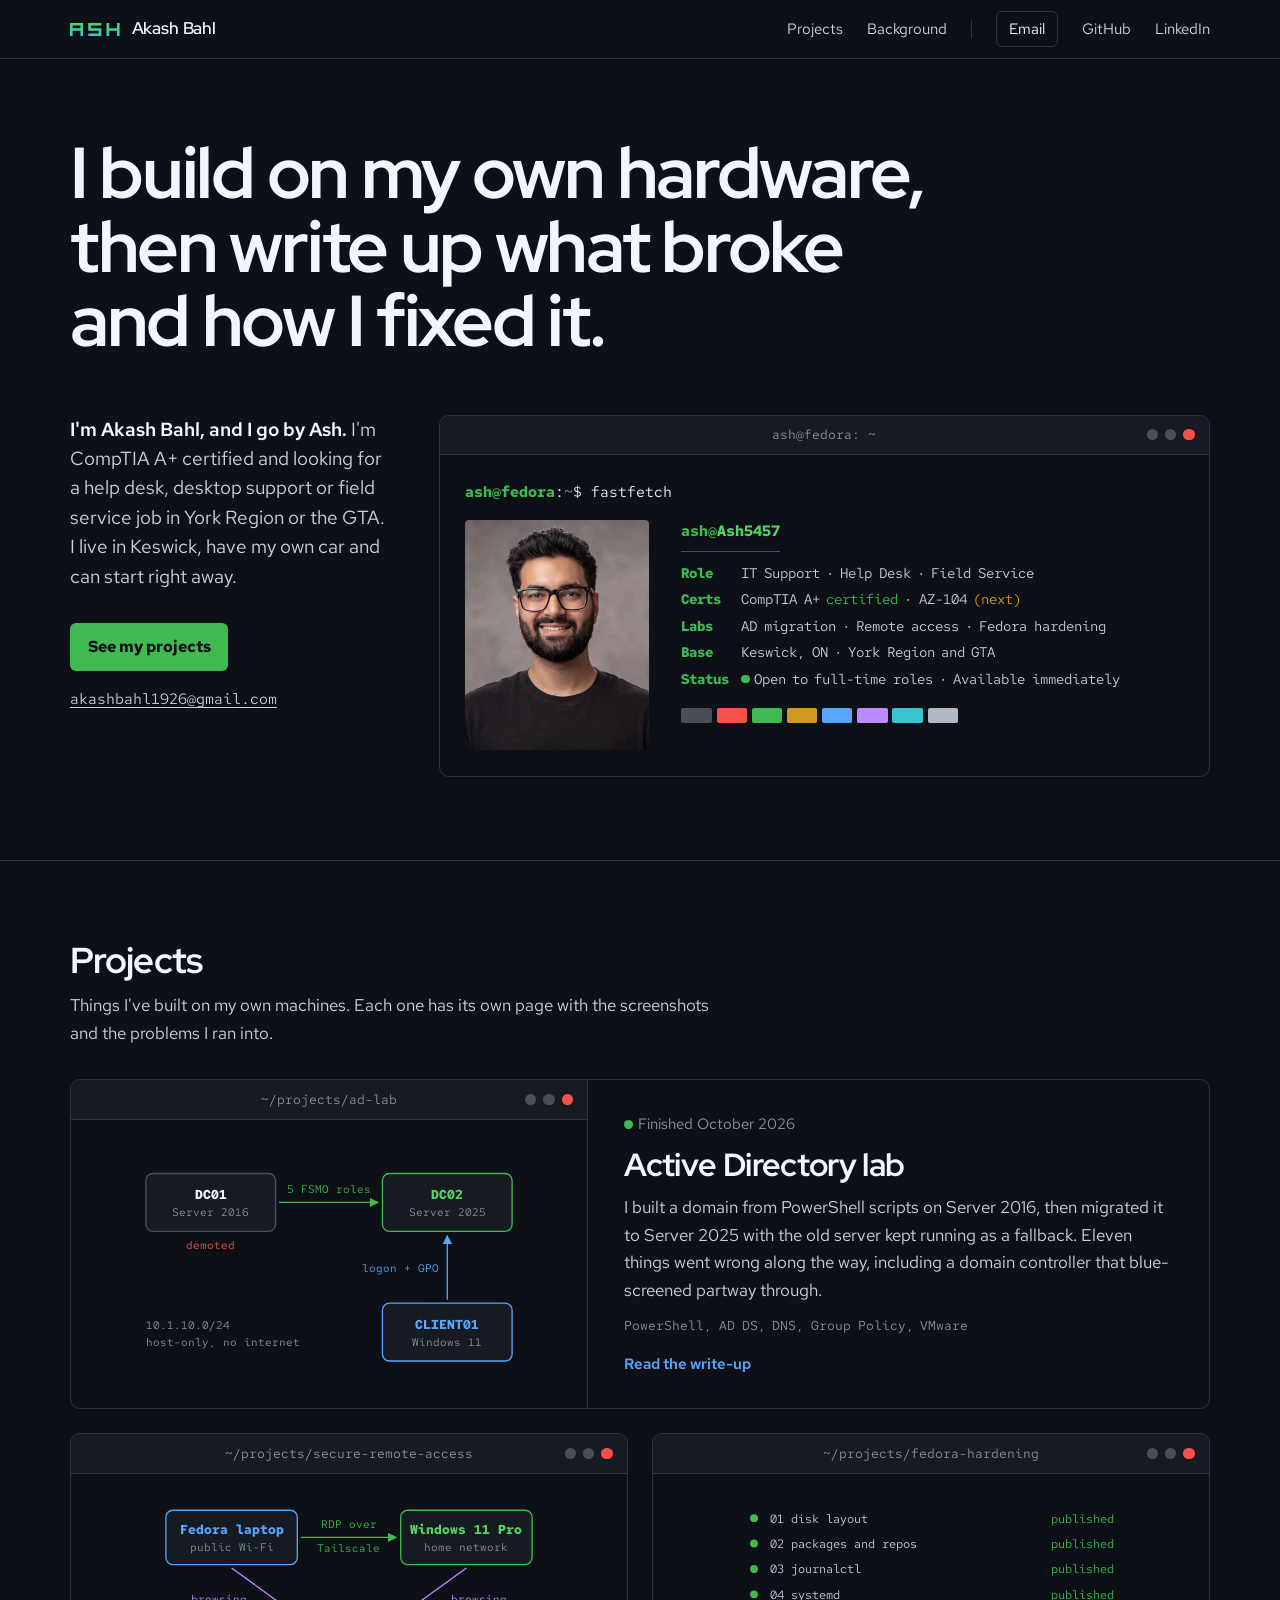
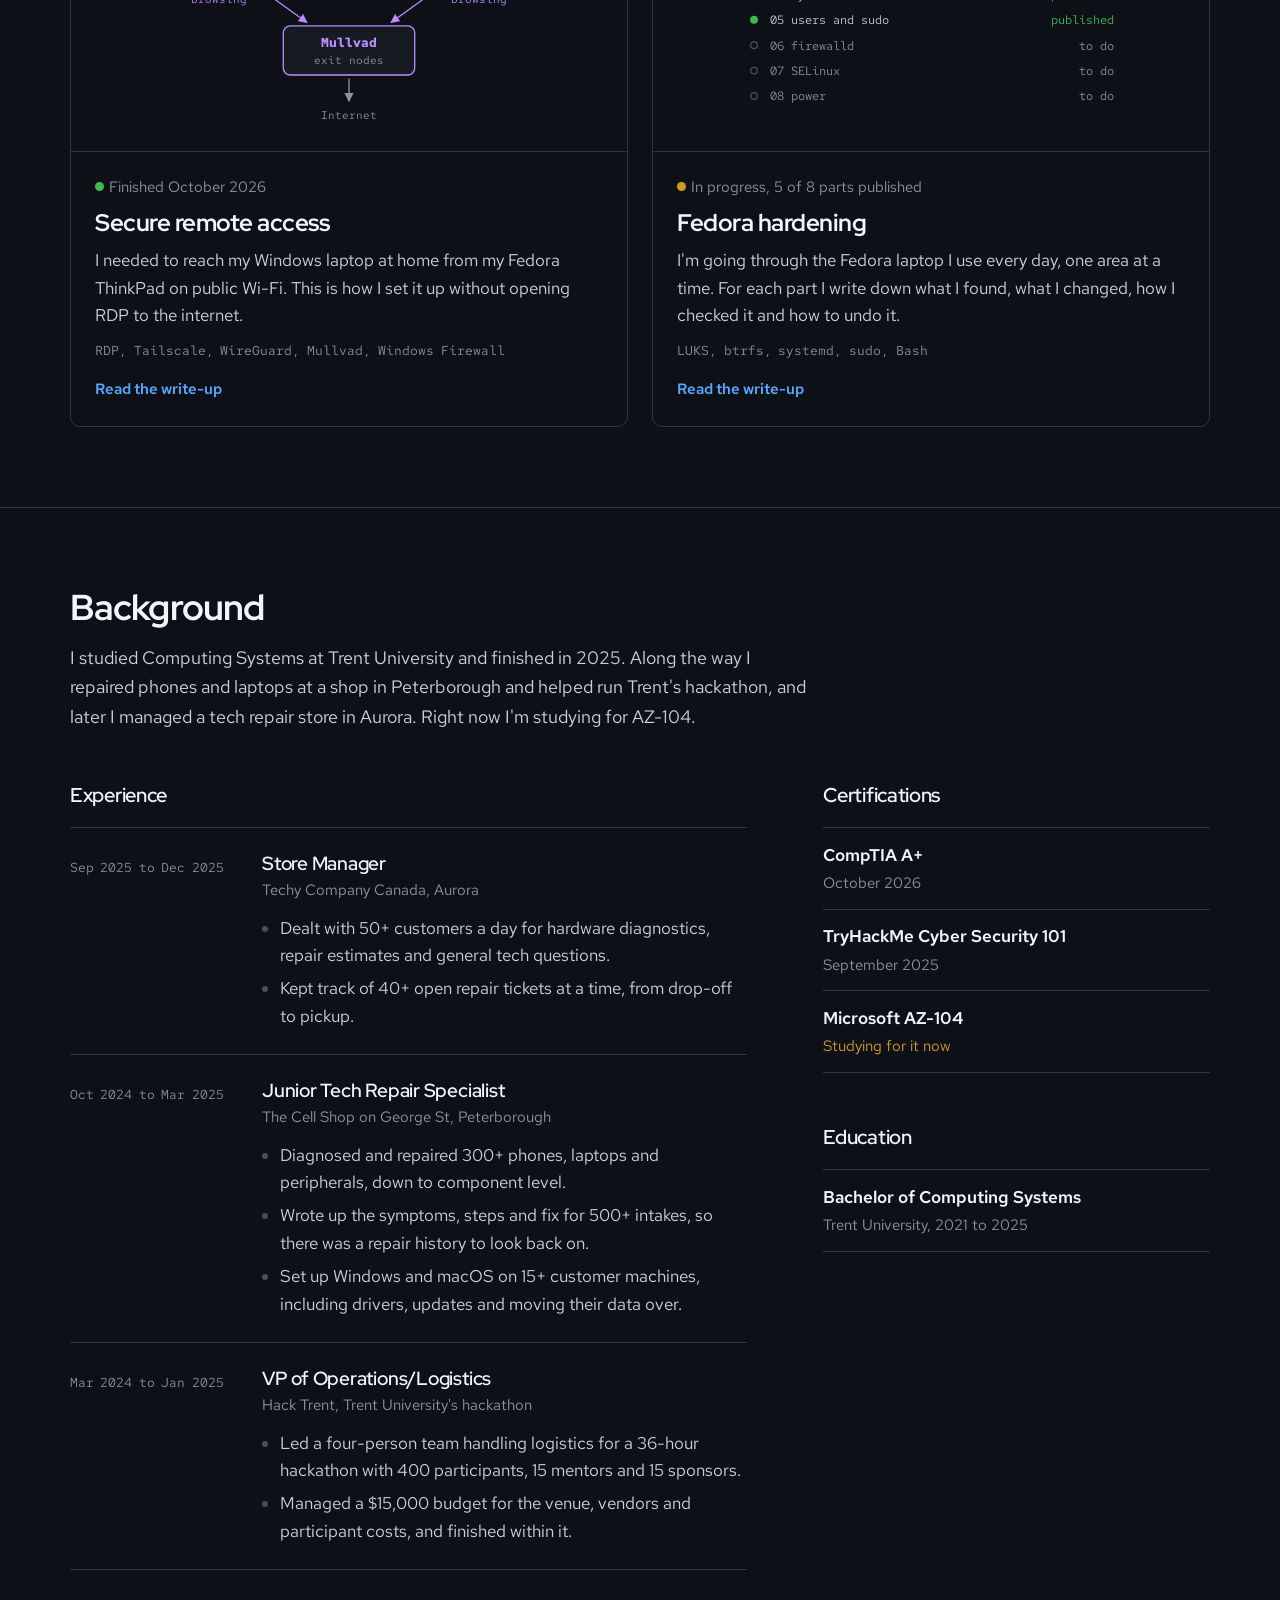
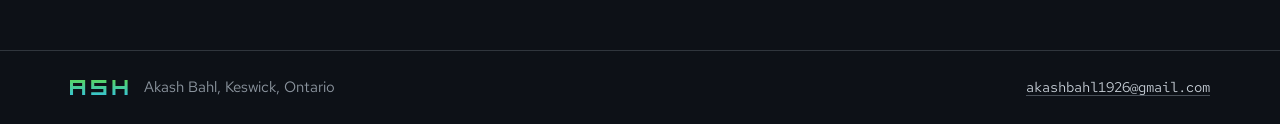
<file: index.html>
<!doctype html>
<html lang="en-CA">
<head>
<meta charset="utf-8">
<meta name="viewport" content="width=device-width, initial-scale=1">
<title>Akash Bahl, IT Support</title>
<meta name="description" content="Akash Bahl (Ash) is a CompTIA A+ certified IT support candidate in Keswick, Ontario. Home lab projects with screenshots: an Active Directory migration, secure remote access, and Fedora hardening.">
<link rel="canonical" href="https://ash5457.github.io/">
<meta property="og:type" content="website">
<meta property="og:title" content="Akash Bahl, IT Support">
<meta property="og:description" content="Akash Bahl (Ash) is a CompTIA A+ certified IT support candidate in Keswick, Ontario. Home lab projects with screenshots: an Active Directory migration, secure remote access, and Fedora hardening.">
<meta property="og:locale" content="en_CA">
<meta property="og:url" content="https://ash5457.github.io/">
<meta property="og:image" content="https://ash5457.github.io/assets/images/og.png">
<meta name="twitter:card" content="summary_large_image">
<meta name="color-scheme" content="dark">
<meta name="theme-color" content="#0d1117">
<link rel="icon" href="assets/icons/favicon.svg" type="image/svg+xml">
<link rel="preload" href="assets/fonts/RedHatDisplay-latin.woff2" as="font" type="font/woff2" crossorigin>
<link rel="preload" href="assets/fonts/RedHatText-latin.woff2" as="font" type="font/woff2" crossorigin>
<link rel="stylesheet" href="assets/css/site.css">
</head>
<body>
<a class="skip" href="#main">Skip to content</a>

<header class="site-head">
  <div class="wrap">
    <a class="brand" href="./" aria-label="Akash Bahl, home">
      <svg viewBox="0 0 76 20" aria-hidden="true" focusable="false">
        <defs><linearGradient id="ash-g" x1="0" y1="0" x2="0" y2="1"><stop offset="0" stop-color="#56d364"/><stop offset="1" stop-color="#39c5cf"/></linearGradient></defs>
        <g fill="url(#ash-g)">
          <path d="M0 0h20v20h-4v-8H4v8H0zm4 4v4h12V4z"/>
          <path d="M28 0h20v4H32v4h16v12H28v-4h16v-4H28z"/>
          <path d="M56 0h4v8h12V0h4v20h-4v-8H60v8h-4z"/>
        </g>
      </svg>
      <span>Akash Bahl</span>
    </a>
    <nav class="site-nav" aria-label="Primary">
      <a href="#projects">Projects</a>
      <a class="opt" href="#background">Background</a>
      <span class="sep" aria-hidden="true"></span>
      <a class="mailto" href="mailto:akashbahl1926@gmail.com">Email</a>
      <a href="https://github.com/Ash5457" rel="me noopener">GitHub</a>
      <a href="https://www.linkedin.com/in/akashbahl-toronto/" rel="me noopener">LinkedIn</a>
    </nav>
  </div>
</header>

<main id="main">
  <section class="hero" aria-labelledby="hero-title">
    <div class="wrap">
      <h1 id="hero-title"><span>I build on my own hardware,</span> <span>then write up what broke</span> <span>and how I fixed it.</span></h1>

      <div class="hero-grid">
        <div>
          <p class="lead"><strong>I'm Akash Bahl, and I go by Ash.</strong> I'm CompTIA A+ certified and looking for a help desk, desktop support or field service job in York Region or the GTA. I live in Keswick, have my own car and can start right away.</p>
          <div class="actions">
            <a class="btn" href="#projects">See my projects</a>
            <a class="mail" href="mailto:akashbahl1926@gmail.com">akashbahl1926@gmail.com</a>
          </div>
        </div>

        <div class="term" role="group" aria-label="Summary, shown as terminal output">
          <div class="term-bar" aria-hidden="true">
            <span class="title">ash@fedora: ~</span>
            <span class="dots"><i></i><i></i><i></i></span>
          </div>
          <div class="term-body">
            <p class="prompt" aria-hidden="true"><b>ash@fedora</b>:<span class="path">~</span>$ <span class="cmd">fastfetch</span></p>
            <div class="fetch">
              <picture style="--i:0">
                <source type="image/webp" srcset="assets/images/akash-bahl-320.webp 320w, assets/images/akash-bahl-640.webp 640w" sizes="(max-width:34rem) 88px, 184px">
                <img src="assets/images/akash-bahl-640.jpg" srcset="assets/images/akash-bahl-320.jpg 320w, assets/images/akash-bahl-640.jpg 640w" sizes="(max-width:34rem) 88px, 184px" width="640" height="800" alt="Akash Bahl, smiling, in glasses and a black t-shirt" fetchpriority="high">
              </picture>
              <div class="fetch-info" style="--i:1">
                <p class="fetch-id">ash@<a href="https://github.com/Ash5457" rel="me noopener">Ash5457</a></p>
                <div class="fetch-rule" aria-hidden="true"></div>
                <dl>
                  <dt style="--i:2">Role</dt><dd style="--i:2">IT Support · Help Desk · Field Service</dd>
                  <dt style="--i:3">Certs</dt><dd style="--i:3">CompTIA A+ <span class="ok">certified</span> · AZ-104 <span class="next">(next)</span></dd>
                  <dt style="--i:4">Labs</dt><dd style="--i:4">AD migration · Remote access · Fedora hardening</dd>
                  <dt style="--i:5">Base</dt><dd style="--i:5">Keswick, ON · York Region and GTA</dd>
                  <dt style="--i:6">Status</dt><dd style="--i:6"><span class="dot" aria-hidden="true"></span>Open to full-time roles · Available immediately</dd>
                </dl>
                <div class="swatches" aria-hidden="true" style="--i:7">
                  <i style="background:#484f58"></i><i style="background:#f85149"></i><i style="background:#3fb950"></i><i style="background:#d29922"></i><i style="background:#58a6ff"></i><i style="background:#bc8cff"></i><i style="background:#39c5cf"></i><i style="background:#b1bac4"></i>
                </div>
              </div>
            </div>
          </div>
        </div>
      </div>
    </div>
  </section>

  <section class="section" id="projects" aria-labelledby="projects-title">
    <div class="wrap">
      <h2 class="section-title" id="projects-title">Projects</h2>
      <p class="section-intro">Things I've built on my own machines. Each one has its own page with the screenshots and the problems I ran into.</p>
      <div class="cards">
        <article class="card card--wide">
          <div class="card-thumb">
            <div class="term-bar" aria-hidden="true">
            <span class="title">~/projects/ad-lab</span>
            <span class="dots"><i></i><i></i><i></i></span>
          </div>
            <div class="thumb-body diagram">
              <svg viewBox="0 0 420 262" role="img" aria-labelledby="ad-dia-t ad-dia-d">
                <title id="ad-dia-t">Lab topology after the migration</title>
                <desc id="ad-dia-d">DC01 on Server 2016 handed all five FSMO roles to DC02 on Server 2025 and was demoted. CLIENT01 on Windows 11 logs on and gets Group Policy from DC02. All three sit on an isolated host-only network.</desc>
                <defs>
                  <marker id="ah-g" viewBox="0 0 10 10" refX="9" refY="5" markerWidth="7" markerHeight="7" orient="auto-start-reverse"><path d="M0 0 10 5 0 10z" fill="#3fb950"/></marker>
                  <marker id="ah-b" viewBox="0 0 10 10" refX="9" refY="5" markerWidth="7" markerHeight="7" orient="auto-start-reverse"><path d="M0 0 10 5 0 10z" fill="#58a6ff"/></marker>
                </defs>
                <rect x="1" y="28" width="148" height="66" rx="8" fill="#161b22" stroke="#484f58" stroke-width="1.5"/>
                <text x="75" y="57" text-anchor="middle" class="name">DC01</text>
                <text x="75" y="77" text-anchor="middle" class="sub">Server 2016</text>
                <text x="75" y="114" text-anchor="middle" class="lbl" style="fill:#f85149">demoted</text>
                <rect x="271" y="28" width="148" height="66" rx="8" fill="#161b22" stroke="#3fb950" stroke-width="1.5"/>
                <text x="345" y="57" text-anchor="middle" class="name" style="fill:#56d364">DC02</text>
                <text x="345" y="77" text-anchor="middle" class="sub">Server 2025</text>
                <path d="M153 61H266" fill="none" stroke="#3fb950" stroke-width="1.5" marker-end="url(#ah-g)"/>
                <text x="210" y="50" text-anchor="middle" class="lbl" style="fill:#3fb950">5 FSMO roles</text>
                <rect x="271" y="176" width="148" height="66" rx="8" fill="#161b22" stroke="#58a6ff" stroke-width="1.5"/>
                <text x="345" y="205" text-anchor="middle" class="name" style="fill:#58a6ff">CLIENT01</text>
                <text x="345" y="225" text-anchor="middle" class="sub">Windows 11</text>
                <path d="M345 172V99" fill="none" stroke="#58a6ff" stroke-width="1.5" marker-end="url(#ah-b)"/>
                <text x="335" y="140" text-anchor="end" class="lbl" style="fill:#58a6ff">logon + GPO</text>
                <text x="1" y="205" class="sub">10.1.10.0/24</text>
                <text x="1" y="225" class="sub">host-only, no internet</text>
              </svg>
            </div>
          </div>
          <div class="card-text">
            <p class="card-state"><span class="dot" aria-hidden="true"></span>Finished October 2026</p>
            <h3><a href="projects/ad-lab.html">Active Directory lab</a></h3>
            <p class="card-blurb">I built a domain from PowerShell scripts on Server 2016, then migrated it to Server 2025 with the old server kept running as a fallback. Eleven things went wrong along the way, including a domain controller that blue-screened partway through.</p>
            <p class="card-tools">PowerShell, AD DS, DNS, Group Policy, VMware</p>
            <p class="card-more" aria-hidden="true">Read the write-up</p>
          </div>
        </article>
        <article class="card">
          <div class="card-thumb">
            <div class="term-bar" aria-hidden="true">
            <span class="title">~/projects/secure-remote-access</span>
            <span class="dots"><i></i><i></i><i></i></span>
          </div>
            <div class="thumb-body diagram">
              <svg viewBox="0 0 420 262" role="img" aria-labelledby="sra-dia-t sra-dia-d">
                <title id="sra-dia-t">Traffic paths in the finished setup</title>
                <desc id="sra-dia-d">The Fedora laptop on public Wi-Fi connects to the Windows 11 Pro laptop at home with RDP over Tailscale. Each machine sends its other internet traffic through a Mullvad exit node.</desc>
                <defs>
                  <marker id="sh-g" viewBox="0 0 10 10" refX="9" refY="5" markerWidth="7" markerHeight="7" orient="auto-start-reverse"><path d="M0 0 10 5 0 10z" fill="#3fb950"/></marker>
                  <marker id="sh-p" viewBox="0 0 10 10" refX="9" refY="5" markerWidth="7" markerHeight="7" orient="auto-start-reverse"><path d="M0 0 10 5 0 10z" fill="#bc8cff"/></marker>
                  <marker id="sh-s" viewBox="0 0 10 10" refX="9" refY="5" markerWidth="7" markerHeight="7" orient="auto-start-reverse"><path d="M0 0 10 5 0 10z" fill="#8b949e"/></marker>
                </defs>
                <rect x="1" y="14" width="150" height="62" rx="8" fill="#161b22" stroke="#58a6ff" stroke-width="1.5"/>
                <text x="76" y="41" text-anchor="middle" class="name" style="fill:#58a6ff">Fedora laptop</text>
                <text x="76" y="60" text-anchor="middle" class="sub">public Wi-Fi</text>
                <rect x="269" y="14" width="150" height="62" rx="8" fill="#161b22" stroke="#3fb950" stroke-width="1.5"/>
                <text x="344" y="41" text-anchor="middle" class="name" style="fill:#56d364">Windows 11 Pro</text>
                <text x="344" y="60" text-anchor="middle" class="sub">home network</text>
                <path d="M155 45H264" fill="none" stroke="#3fb950" stroke-width="1.5" marker-end="url(#sh-g)"/>
                <text x="210" y="34" text-anchor="middle" class="lbl" style="fill:#3fb950">RDP over</text>
                <text x="210" y="62" text-anchor="middle" class="lbl" style="fill:#3fb950">Tailscale</text>
                <rect x="135" y="146" width="150" height="56" rx="8" fill="#161b22" stroke="#bc8cff" stroke-width="1.5"/>
                <text x="210" y="170" text-anchor="middle" class="name" style="fill:#bc8cff">Mullvad</text>
                <text x="210" y="189" text-anchor="middle" class="sub">exit nodes</text>
                <path d="M76 80 162 142" fill="none" stroke="#bc8cff" stroke-width="1.5" marker-end="url(#sh-p)"/>
                <path d="M344 80 258 142" fill="none" stroke="#bc8cff" stroke-width="1.5" marker-end="url(#sh-p)"/>
                <text x="62" y="120" text-anchor="middle" class="lbl" style="fill:#bc8cff">browsing</text>
                <text x="358" y="120" text-anchor="middle" class="lbl" style="fill:#bc8cff">browsing</text>
                <path d="M210 206V232" fill="none" stroke="#8b949e" stroke-width="1.5" marker-end="url(#sh-s)"/>
                <text x="210" y="252" text-anchor="middle" class="sub">Internet</text>
              </svg>
            </div>
          </div>
          <div class="card-text">
            <p class="card-state"><span class="dot" aria-hidden="true"></span>Finished October 2026</p>
            <h3><a href="projects/secure-remote-access.html">Secure remote access</a></h3>
            <p class="card-blurb">I needed to reach my Windows laptop at home from my Fedora ThinkPad on public Wi-Fi. This is how I set it up without opening RDP to the internet.</p>
            <p class="card-tools">RDP, Tailscale, WireGuard, Mullvad, Windows Firewall</p>
            <p class="card-more" aria-hidden="true">Read the write-up</p>
          </div>
        </article>
        <article class="card">
          <div class="card-thumb">
            <div class="term-bar" aria-hidden="true">
            <span class="title">~/projects/fedora-hardening</span>
            <span class="dots"><i></i><i></i><i></i></span>
          </div>
            <div class="thumb-body diagram">
              <svg viewBox="0 0 420 262" role="img" aria-labelledby="fh-dia-t">
                <title id="fh-dia-t">Five of the eight parts are published: disk layout, packages and repos, journalctl, systemd, users and sudo. Firewalld, SELinux and power are still to do.</title>
                <circle cx="8" cy="23" r="4.5" fill="#3fb950"/><text x="26" y="28" class="row">01 disk layout</text><text x="419" y="28" text-anchor="end" class="row" style="fill:#3fb950">published</text>
                <circle cx="8" cy="52" r="4.5" fill="#3fb950"/><text x="26" y="57" class="row">02 packages and repos</text><text x="419" y="57" text-anchor="end" class="row" style="fill:#3fb950">published</text>
                <circle cx="8" cy="81" r="4.5" fill="#3fb950"/><text x="26" y="86" class="row">03 journalctl</text><text x="419" y="86" text-anchor="end" class="row" style="fill:#3fb950">published</text>
                <circle cx="8" cy="110" r="4.5" fill="#3fb950"/><text x="26" y="115" class="row">04 systemd</text><text x="419" y="115" text-anchor="end" class="row" style="fill:#3fb950">published</text>
                <circle cx="8" cy="139" r="4.5" fill="#3fb950"/><text x="26" y="144" class="row">05 users and sudo</text><text x="419" y="144" text-anchor="end" class="row" style="fill:#3fb950">published</text>
                <circle cx="8" cy="168" r="3.75" fill="none" stroke="#484f58" stroke-width="1.5"/><text x="26" y="173" class="row" style="fill:#8b949e">06 firewalld</text><text x="419" y="173" text-anchor="end" class="row" style="fill:#8b949e">to do</text>
                <circle cx="8" cy="197" r="3.75" fill="none" stroke="#484f58" stroke-width="1.5"/><text x="26" y="202" class="row" style="fill:#8b949e">07 SELinux</text><text x="419" y="202" text-anchor="end" class="row" style="fill:#8b949e">to do</text>
                <circle cx="8" cy="226" r="3.75" fill="none" stroke="#484f58" stroke-width="1.5"/><text x="26" y="231" class="row" style="fill:#8b949e">08 power</text><text x="419" y="231" text-anchor="end" class="row" style="fill:#8b949e">to do</text>
              </svg>
            </div>
          </div>
          <div class="card-text">
            <p class="card-state wip"><span class="dot" aria-hidden="true"></span>In progress, 5 of 8 parts published</p>
            <h3><a href="projects/fedora-hardening.html">Fedora hardening</a></h3>
            <p class="card-blurb">I'm going through the Fedora laptop I use every day, one area at a time. For each part I write down what I found, what I changed, how I checked it and how to undo it.</p>
            <p class="card-tools">LUKS, btrfs, systemd, sudo, Bash</p>
            <p class="card-more" aria-hidden="true">Read the write-up</p>
          </div>
        </article>
      </div>
    </div>
  </section>

  <section class="section" id="background" aria-labelledby="bg-title">
    <div class="wrap">
      <h2 class="section-title" id="bg-title">Background</h2>
      <p class="about">I studied Computing Systems at Trent University and finished in 2025. Along the way I repaired phones and laptops at a shop in Peterborough and helped run Trent's hackathon, and later I managed a tech repair store in Aurora. Right now I'm studying for AZ-104.</p>

      <div class="bg-grid">
        <div>
          <h3>Experience</h3>
          <ol class="roles">
            <li>
              <p class="when">Sep 2025 to Dec 2025</p>
              <div>
                <p class="role-title">Store Manager</p>
                <p class="org">Techy Company Canada, Aurora</p>
                <ul>
                  <li>Dealt with 50+ customers a day for hardware diagnostics, repair estimates and general tech questions.</li>
                  <li>Kept track of 40+ open repair tickets at a time, from drop-off to pickup.</li>
                </ul>
              </div>
            </li>
            <li>
              <p class="when">Oct 2024 to Mar 2025</p>
              <div>
                <p class="role-title">Junior Tech Repair Specialist</p>
                <p class="org">The Cell Shop on George St, Peterborough</p>
                <ul>
                  <li>Diagnosed and repaired 300+ phones, laptops and peripherals, down to component level.</li>
                  <li>Wrote up the symptoms, steps and fix for 500+ intakes, so there was a repair history to look back on.</li>
                  <li>Set up Windows and macOS on 15+ customer machines, including drivers, updates and moving their data over.</li>
                </ul>
              </div>
            </li>
            <li>
              <p class="when">Mar 2024 to Jan 2025</p>
              <div>
                <p class="role-title">VP of Operations/Logistics</p>
                <p class="org">Hack Trent, Trent University's hackathon</p>
                <ul>
                  <li>Led a four-person team handling logistics for a 36-hour hackathon with 400 participants, 15 mentors and 15 sponsors.</li>
                  <li>Managed a $15,000 budget for the venue, vendors and participant costs, and finished within it.</li>
                </ul>
              </div>
            </li>
          </ol>
        </div>

        <div class="side">
          <h3>Certifications</h3>
          <ul class="creds">
            <li><b>CompTIA A+</b><span>October 2026</span></li>
            <li><b>TryHackMe Cyber Security 101</b><span>September 2025</span></li>
            <li class="next"><b>Microsoft AZ-104</b><span>Studying for it now</span></li>
          </ul>

          <h3>Education</h3>
          <ul class="creds">
            <li><b>Bachelor of Computing Systems</b><span>Trent University, 2021 to 2025</span></li>
          </ul>
        </div>
      </div>
    </div>
  </section>
</main>

<footer class="site-foot">
  <div class="wrap">
    <div class="mark">
      <svg viewBox="0 0 76 20" aria-hidden="true" focusable="false">
        <defs><linearGradient id="ash-g2" x1="0" y1="0" x2="0" y2="1"><stop offset="0" stop-color="#56d364"/><stop offset="1" stop-color="#39c5cf"/></linearGradient></defs>
        <g fill="url(#ash-g2)">
          <path d="M0 0h20v20h-4v-8H4v8H0zm4 4v4h12V4z"/>
          <path d="M28 0h20v4H32v4h16v12H28v-4h16v-4H28z"/>
          <path d="M56 0h4v8h12V0h4v20h-4v-8H60v8h-4z"/>
        </g>
      </svg>
      <span>Akash Bahl, Keswick, Ontario<span class="print-only">, ash5457.github.io</span></span>
    </div>
    <a href="mailto:akashbahl1926@gmail.com">akashbahl1926@gmail.com</a>
  </div>
</footer>
</body>
</html>
</file>
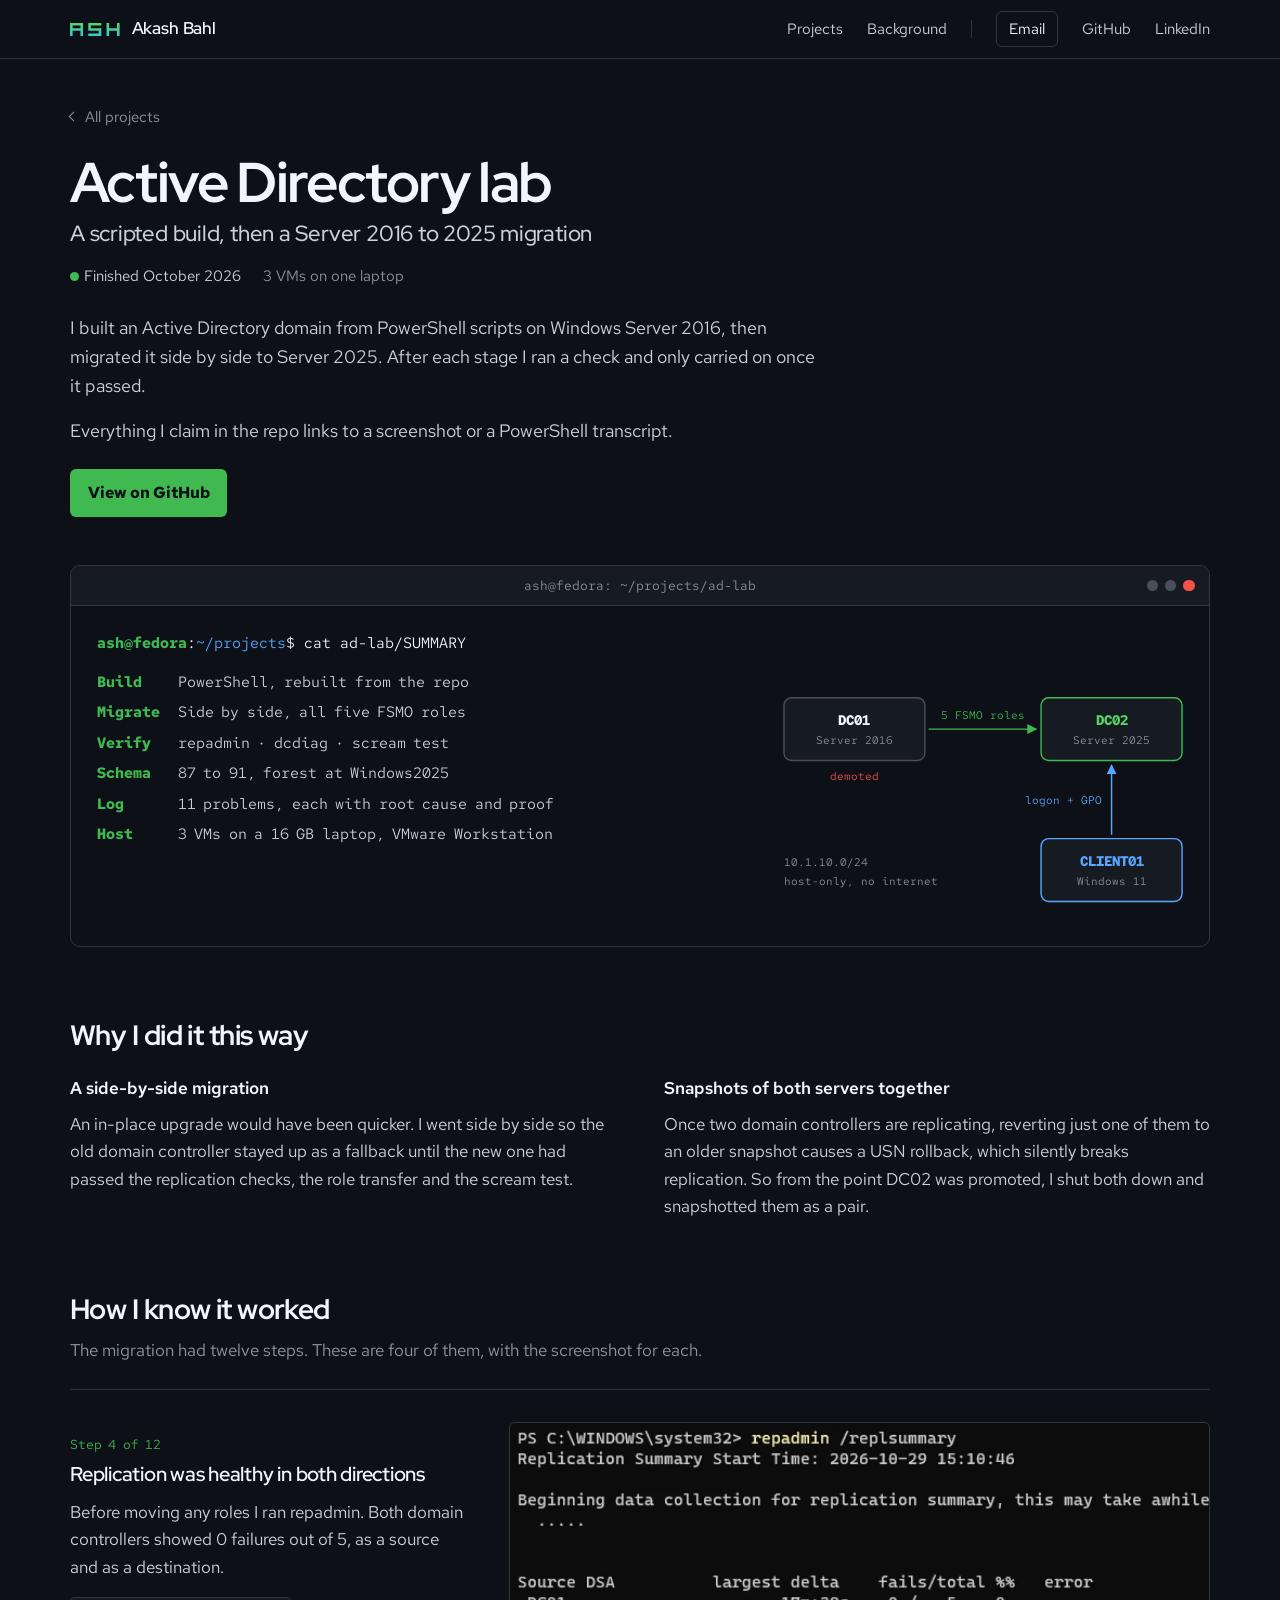
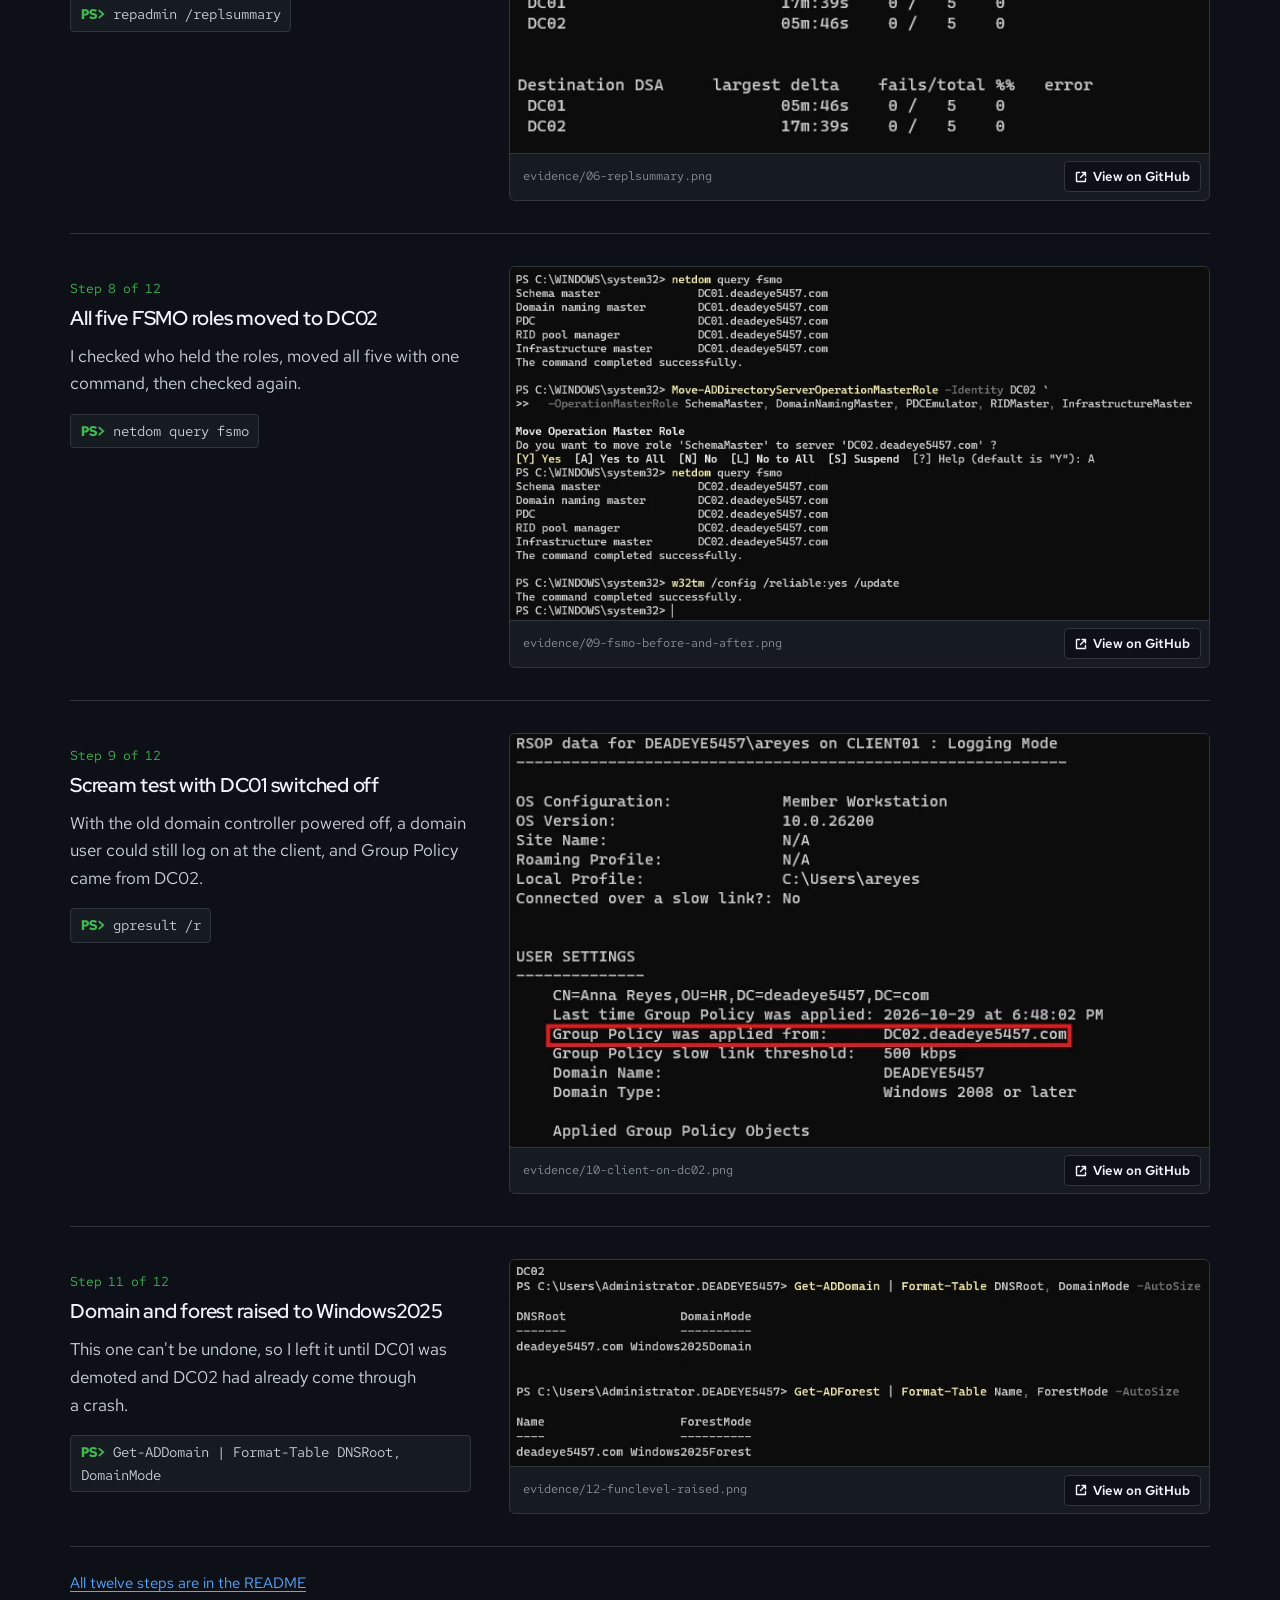
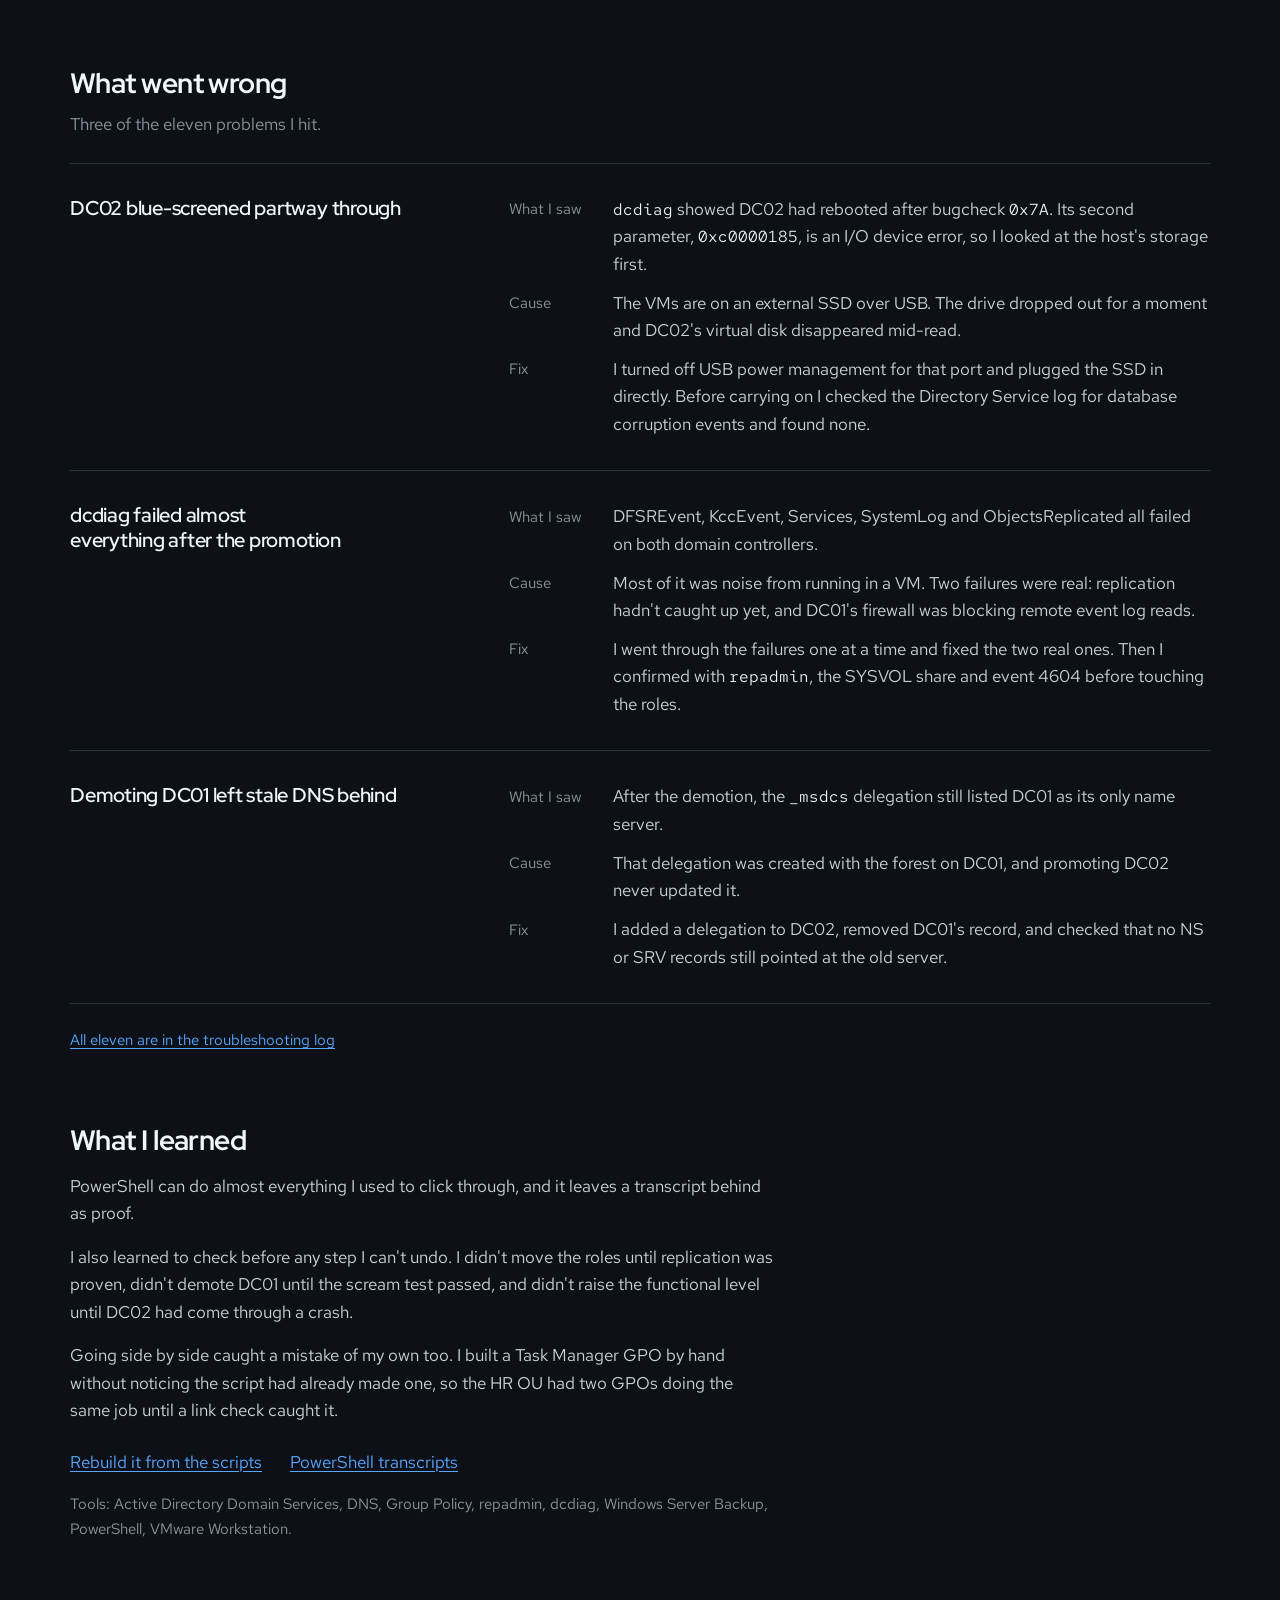
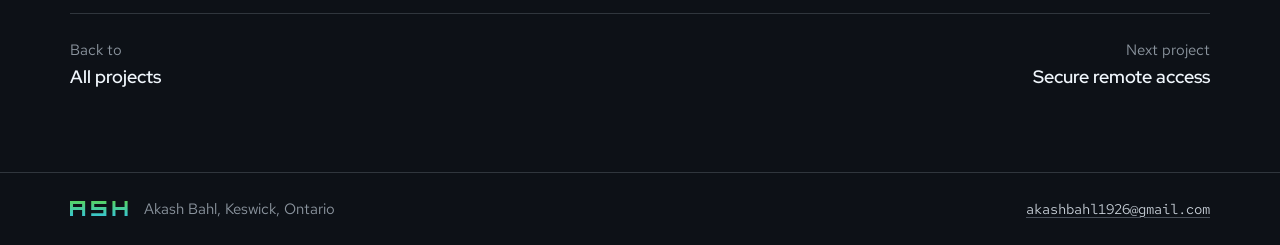
<file: projects/ad-lab.html>
<!doctype html>
<html lang="en-CA">
<head>
<meta charset="utf-8">
<meta name="viewport" content="width=device-width, initial-scale=1">
<title>Active Directory lab | Akash Bahl</title>
<meta name="description" content="An Active Directory domain built from PowerShell scripts on Server 2016 and migrated side by side to Server 2025, with screenshots and a log of what went wrong.">
<link rel="canonical" href="https://ash5457.github.io/projects/ad-lab.html">
<meta property="og:type" content="website">
<meta property="og:title" content="Active Directory lab | Akash Bahl">
<meta property="og:description" content="An Active Directory domain built from PowerShell scripts on Server 2016 and migrated side by side to Server 2025, with screenshots and a log of what went wrong.">
<meta property="og:locale" content="en_CA">
<meta property="og:url" content="https://ash5457.github.io/projects/ad-lab.html">
<meta property="og:image" content="https://ash5457.github.io/assets/images/og.png">
<meta name="twitter:card" content="summary_large_image">
<meta name="color-scheme" content="dark">
<meta name="theme-color" content="#0d1117">
<link rel="icon" href="../assets/icons/favicon.svg" type="image/svg+xml">
<link rel="preload" href="../assets/fonts/RedHatDisplay-latin.woff2" as="font" type="font/woff2" crossorigin>
<link rel="preload" href="../assets/fonts/RedHatText-latin.woff2" as="font" type="font/woff2" crossorigin>
<link rel="stylesheet" href="../assets/css/site.css">
</head>
<body>
<a class="skip" href="#main">Skip to content</a>

<header class="site-head">
  <div class="wrap">
    <a class="brand" href="../" aria-label="Akash Bahl, home">
      <svg viewBox="0 0 76 20" aria-hidden="true" focusable="false">
        <defs><linearGradient id="ash-g" x1="0" y1="0" x2="0" y2="1"><stop offset="0" stop-color="#56d364"/><stop offset="1" stop-color="#39c5cf"/></linearGradient></defs>
        <g fill="url(#ash-g)">
          <path d="M0 0h20v20h-4v-8H4v8H0zm4 4v4h12V4z"/>
          <path d="M28 0h20v4H32v4h16v12H28v-4h16v-4H28z"/>
          <path d="M56 0h4v8h12V0h4v20h-4v-8H60v8h-4z"/>
        </g>
      </svg>
      <span>Akash Bahl</span>
    </a>
    <nav class="site-nav" aria-label="Primary">
      <a href="../#projects">Projects</a>
      <a class="opt" href="../#background">Background</a>
      <span class="sep" aria-hidden="true"></span>
      <a class="mailto" href="mailto:akashbahl1926@gmail.com">Email</a>
      <a href="https://github.com/Ash5457" rel="me noopener">GitHub</a>
      <a href="https://www.linkedin.com/in/akashbahl-toronto/" rel="me noopener">LinkedIn</a>
    </nav>
  </div>
</header>

<main id="main" class="page">
  <div class="wrap">
    <p class="crumb"><a href="../#projects">All projects</a></p>

    <header class="page-head">
      <h1>Active Directory lab</h1>
      <p class="page-sub">A scripted build, then a Server 2016 to 2025 migration</p>
      <ul class="meta"><li class="state"><span class="dot" aria-hidden="true"></span>Finished October 2026</li><li>3 VMs on one laptop</li></ul>
      <div class="intro">
          <p>I built an Active Directory domain from PowerShell scripts on Windows Server 2016, then migrated it side by side to Server 2025. After each stage I ran a check and only carried on once it passed.</p>
          <p>Everything I claim in the repo links to a screenshot or a PowerShell transcript.</p>
      </div>
      <p class="actions"><a class="btn" href="https://github.com/Ash5457/ad-lab" rel="noopener">View on GitHub</a></p>
    </header>

    <div class="term" role="group" aria-label="Project summary, shown as terminal output">
      <div class="term-bar" aria-hidden="true">
            <span class="title">ash@fedora: ~/projects/ad-lab</span>
            <span class="dots"><i></i><i></i><i></i></span>
          </div>
      <div class="term-body">
        <p class="prompt" aria-hidden="true"><b>ash@fedora</b>:<span class="path">~/projects</span>$ cat ad-lab/SUMMARY</p>
        <div class="summary">
          <dl>
            <dt>Build</dt><dd>PowerShell, rebuilt from the repo</dd>
            <dt>Migrate</dt><dd>Side by side, all five FSMO roles</dd>
            <dt>Verify</dt><dd>repadmin · dcdiag · scream test</dd>
            <dt>Schema</dt><dd>87 to 91, forest at Windows2025</dd>
            <dt>Log</dt><dd>11 problems, each with root cause and proof</dd>
            <dt>Host</dt><dd>3 VMs on a 16 GB laptop, VMware Workstation</dd>
          </dl>
          <figure class="diagram">
              <svg viewBox="0 0 420 262" role="img" aria-labelledby="ad-dia-t ad-dia-d">
                <title id="ad-dia-t">Lab topology after the migration</title>
                <desc id="ad-dia-d">DC01 on Server 2016 handed all five FSMO roles to DC02 on Server 2025 and was demoted. CLIENT01 on Windows 11 logs on and gets Group Policy from DC02. All three sit on an isolated host-only network.</desc>
                <defs>
                  <marker id="ah-g" viewBox="0 0 10 10" refX="9" refY="5" markerWidth="7" markerHeight="7" orient="auto-start-reverse"><path d="M0 0 10 5 0 10z" fill="#3fb950"/></marker>
                  <marker id="ah-b" viewBox="0 0 10 10" refX="9" refY="5" markerWidth="7" markerHeight="7" orient="auto-start-reverse"><path d="M0 0 10 5 0 10z" fill="#58a6ff"/></marker>
                </defs>
                <rect x="1" y="28" width="148" height="66" rx="8" fill="#161b22" stroke="#484f58" stroke-width="1.5"/>
                <text x="75" y="57" text-anchor="middle" class="name">DC01</text>
                <text x="75" y="77" text-anchor="middle" class="sub">Server 2016</text>
                <text x="75" y="114" text-anchor="middle" class="lbl" style="fill:#f85149">demoted</text>
                <rect x="271" y="28" width="148" height="66" rx="8" fill="#161b22" stroke="#3fb950" stroke-width="1.5"/>
                <text x="345" y="57" text-anchor="middle" class="name" style="fill:#56d364">DC02</text>
                <text x="345" y="77" text-anchor="middle" class="sub">Server 2025</text>
                <path d="M153 61H266" fill="none" stroke="#3fb950" stroke-width="1.5" marker-end="url(#ah-g)"/>
                <text x="210" y="50" text-anchor="middle" class="lbl" style="fill:#3fb950">5 FSMO roles</text>
                <rect x="271" y="176" width="148" height="66" rx="8" fill="#161b22" stroke="#58a6ff" stroke-width="1.5"/>
                <text x="345" y="205" text-anchor="middle" class="name" style="fill:#58a6ff">CLIENT01</text>
                <text x="345" y="225" text-anchor="middle" class="sub">Windows 11</text>
                <path d="M345 172V99" fill="none" stroke="#58a6ff" stroke-width="1.5" marker-end="url(#ah-b)"/>
                <text x="335" y="140" text-anchor="end" class="lbl" style="fill:#58a6ff">logon + GPO</text>
                <text x="1" y="205" class="sub">10.1.10.0/24</text>
                <text x="1" y="225" class="sub">host-only, no internet</text>
              </svg>
          </figure>
        </div>
      </div>
    </div>

    <section class="block">
      <h2>Why I did it this way</h2>
      <div class="decisions">
        <div>
          <h3>A side-by-side migration</h3>
          <p>An in-place upgrade would have been quicker. I went side by side so the old domain controller stayed up as a fallback until the new one had passed the replication checks, the role transfer and the scream test.</p>
        </div>
        <div>
          <h3>Snapshots of both servers together</h3>
          <p>Once two domain controllers are replicating, reverting just one of them to an older snapshot causes a USN rollback, which silently breaks replication. So from the point DC02 was promoted, I shut both down and snapshotted them as a pair.</p>
        </div>
      </div>
    </section>

    <section class="block">
      <h2>How I know it worked</h2>
      <p>The migration had twelve steps. These are four of them, with the screenshot for each.</p>
      <div class="ledger">
          <div class="ledger-row">
            <div class="ledger-claim">
              <p class="step">Step 4 of 12</p>
              <h3>Replication was healthy in both directions</h3>
              <p>Before moving any roles I ran repadmin. Both domain controllers showed 0 failures out of 5, as a source and as a destination.</p>
              <span class="cmd-chip"><b>PS&gt;</b> repadmin /replsummary</span>
            </div>
            <figure class="proof">
              <img src="../assets/images/ad-lab-06-replsummary.webp" width="645" height="305" loading="lazy" alt="repadmin /replsummary output on DC02: DC01 and DC02 each show 0 fails out of 5 as source and as destination">
              <figcaption>
                <span class="path">evidence/06-replsummary.png</span>
                <a class="gh" href="https://github.com/Ash5457/ad-lab/blob/main/evidence/06-replsummary.png" rel="noopener" aria-label="View on GitHub: replication summary screenshot"><svg viewBox="0 0 12 12" aria-hidden="true" focusable="false"><path d="M4.5 1.5H2A.5.5 0 0 0 1.5 2v8a.5.5 0 0 0 .5.5h8a.5.5 0 0 0 .5-.5V7.5M7 1.5h3.5V5M10.5 1.5 5.5 6.5" fill="none" stroke="currentColor" stroke-width="1.4" stroke-linecap="round" stroke-linejoin="round"/></svg>View on GitHub</a>
              </figcaption>
            </figure>
          </div>
          <div class="ledger-row">
            <div class="ledger-claim">
              <p class="step">Step 8 of 12</p>
              <h3>All five FSMO roles moved to DC02</h3>
              <p>I checked who held the roles, moved all five with one command, then checked again.</p>
              <span class="cmd-chip"><b>PS&gt;</b> netdom query fsmo</span>
            </div>
            <figure class="proof">
              <img src="../assets/images/ad-lab-09-fsmo.webp" width="860" height="435" loading="lazy" alt="PowerShell on DC02: netdom query fsmo lists all five roles on DC01, the move command runs, and a second query lists all five roles on DC02">
              <figcaption>
                <span class="path">evidence/09-fsmo-before-and-after.png</span>
                <a class="gh" href="https://github.com/Ash5457/ad-lab/blob/main/evidence/09-fsmo-before-and-after.png" rel="noopener" aria-label="View on GitHub: FSMO roles before and after screenshot"><svg viewBox="0 0 12 12" aria-hidden="true" focusable="false"><path d="M4.5 1.5H2A.5.5 0 0 0 1.5 2v8a.5.5 0 0 0 .5.5h8a.5.5 0 0 0 .5-.5V7.5M7 1.5h3.5V5M10.5 1.5 5.5 6.5" fill="none" stroke="currentColor" stroke-width="1.4" stroke-linecap="round" stroke-linejoin="round"/></svg>View on GitHub</a>
              </figcaption>
            </figure>
          </div>
          <div class="ledger-row">
            <div class="ledger-claim">
              <p class="step">Step 9 of 12</p>
              <h3>Scream test with DC01 switched off</h3>
              <p>With the old domain controller powered off, a domain user could still log on at the client, and Group Policy came from DC02.</p>
              <span class="cmd-chip"><b>PS&gt;</b> gpresult /r</span>
            </div>
            <figure class="proof">
              <img src="../assets/images/ad-lab-10-scream-test.webp" width="685" height="405" loading="lazy" alt="gpresult /r on CLIENT01 for user areyes, with the line Group Policy was applied from DC02.deadeye5457.com highlighted">
              <figcaption>
                <span class="path">evidence/10-client-on-dc02.png</span>
                <a class="gh" href="https://github.com/Ash5457/ad-lab/blob/main/evidence/10-client-on-dc02.png" rel="noopener" aria-label="View on GitHub: scream test screenshot"><svg viewBox="0 0 12 12" aria-hidden="true" focusable="false"><path d="M4.5 1.5H2A.5.5 0 0 0 1.5 2v8a.5.5 0 0 0 .5.5h8a.5.5 0 0 0 .5-.5V7.5M7 1.5h3.5V5M10.5 1.5 5.5 6.5" fill="none" stroke="currentColor" stroke-width="1.4" stroke-linecap="round" stroke-linejoin="round"/></svg>View on GitHub</a>
              </figcaption>
            </figure>
          </div>
          <div class="ledger-row">
            <div class="ledger-claim">
              <p class="step">Step 11 of 12</p>
              <h3>Domain and forest raised to Windows2025</h3>
              <p>This one can't be undone, so I left it until DC01 was demoted and DC02 had already come through a crash.</p>
              <span class="cmd-chip"><b>PS&gt;</b> Get-ADDomain | Format-Table DNSRoot, DomainMode</span>
            </div>
            <figure class="proof">
              <img src="../assets/images/ad-lab-12-funclevel.webp" width="882" height="260" loading="lazy" alt="Get-ADDomain shows DomainMode Windows2025Domain and Get-ADForest shows ForestMode Windows2025Forest for deadeye5457.com">
              <figcaption>
                <span class="path">evidence/12-funclevel-raised.png</span>
                <a class="gh" href="https://github.com/Ash5457/ad-lab/blob/main/evidence/12-funclevel-raised.png" rel="noopener" aria-label="View on GitHub: functional level screenshot"><svg viewBox="0 0 12 12" aria-hidden="true" focusable="false"><path d="M4.5 1.5H2A.5.5 0 0 0 1.5 2v8a.5.5 0 0 0 .5.5h8a.5.5 0 0 0 .5-.5V7.5M7 1.5h3.5V5M10.5 1.5 5.5 6.5" fill="none" stroke="currentColor" stroke-width="1.4" stroke-linecap="round" stroke-linejoin="round"/></svg>View on GitHub</a>
              </figcaption>
            </figure>
          </div>
        </div>
      <p class="more"><a href="https://github.com/Ash5457/ad-lab#part-2-the-side-by-side-migration" rel="noopener">All twelve steps are in the README</a></p>
    </section>

    <section class="block">
      <h2>What went wrong</h2>
      <p>Three of the eleven problems I hit.</p>
      <ul class="broke">
          <li>
            <h3>DC02 blue-screened partway through</h3>
            <dl>
              <dt>What I saw</dt><dd><code>dcdiag</code> showed DC02 had rebooted after bugcheck <code>0x7A</code>. Its second parameter, <code>0xc0000185</code>, is an I/O device error, so I looked at the host's storage first.</dd>
              <dt>Cause</dt><dd>The VMs are on an external SSD over USB. The drive dropped out for a moment and DC02's virtual disk disappeared mid-read.</dd>
              <dt>Fix</dt><dd>I turned off USB power management for that port and plugged the SSD in directly. Before carrying on I checked the Directory Service log for database corruption events and found none.</dd>
            </dl>
          </li>
          <li>
            <h3>dcdiag failed almost everything after the promotion</h3>
            <dl>
              <dt>What I saw</dt><dd>DFSREvent, KccEvent, Services, SystemLog and ObjectsReplicated all failed on both domain controllers.</dd>
              <dt>Cause</dt><dd>Most of it was noise from running in a VM. Two failures were real: replication hadn't caught up yet, and DC01's firewall was blocking remote event log reads.</dd>
              <dt>Fix</dt><dd>I went through the failures one at a time and fixed the two real ones. Then I confirmed with <code>repadmin</code>, the SYSVOL share and event 4604 before touching the roles.</dd>
            </dl>
          </li>
          <li>
            <h3>Demoting DC01 left stale DNS behind</h3>
            <dl>
              <dt>What I saw</dt><dd>After the demotion, the <code>_msdcs</code> delegation still listed DC01 as its only name server.</dd>
              <dt>Cause</dt><dd>That delegation was created with the forest on DC01, and promoting DC02 never updated it.</dd>
              <dt>Fix</dt><dd>I added a delegation to DC02, removed DC01's record, and checked that no NS or SRV records still pointed at the old server.</dd>
            </dl>
          </li>
        </ul>
      <p class="more"><a href="https://github.com/Ash5457/ad-lab/blob/main/TROUBLESHOOTING.md" rel="noopener">All eleven are in the troubleshooting log</a></p>
    </section>

    <section class="block">
      <h2>What I learned</h2>
      <div class="prose">
        <p>PowerShell can do almost everything I used to click through, and it leaves a transcript behind as proof.</p>
        <p>I also learned to check before any step I can't undo. I didn't move the roles until replication was proven, didn't demote DC01 until the scream test passed, and didn't raise the functional level until DC02 had come through a crash.</p>
        <p>Going side by side caught a mistake of my own too. I built a Task Manager GPO by hand without noticing the script had already made one, so the HR OU had two GPOs doing the same job until a link check caught it.</p>
      </div>
      <ul class="links">
        <li><a href="https://github.com/Ash5457/ad-lab#rebuild-it" rel="noopener">Rebuild it from the scripts</a></li>
        <li><a href="https://github.com/Ash5457/ad-lab/tree/main/evidence/transcripts" rel="noopener">PowerShell transcripts</a></li>
      </ul>
      <p class="tools">Tools: Active Directory Domain Services, DNS, Group Policy, repadmin, dcdiag, Windows Server Backup, PowerShell, VMware Workstation.</p>
    </section>

      <nav class="pager" aria-label="More projects">
        <a class="prev" href="../#projects"><span>Back to</span><b>All projects</b></a>
        <a class="next" href="secure-remote-access.html"><span>Next project</span><b>Secure remote access</b></a>
      </nav>
  </div>
</main>

<footer class="site-foot">
  <div class="wrap">
    <div class="mark">
      <svg viewBox="0 0 76 20" aria-hidden="true" focusable="false">
        <defs><linearGradient id="ash-g2" x1="0" y1="0" x2="0" y2="1"><stop offset="0" stop-color="#56d364"/><stop offset="1" stop-color="#39c5cf"/></linearGradient></defs>
        <g fill="url(#ash-g2)">
          <path d="M0 0h20v20h-4v-8H4v8H0zm4 4v4h12V4z"/>
          <path d="M28 0h20v4H32v4h16v12H28v-4h16v-4H28z"/>
          <path d="M56 0h4v8h12V0h4v20h-4v-8H60v8h-4z"/>
        </g>
      </svg>
      <span>Akash Bahl, Keswick, Ontario<span class="print-only">, ash5457.github.io</span></span>
    </div>
    <a href="mailto:akashbahl1926@gmail.com">akashbahl1926@gmail.com</a>
  </div>
</footer>
</body>
</html>
</file>
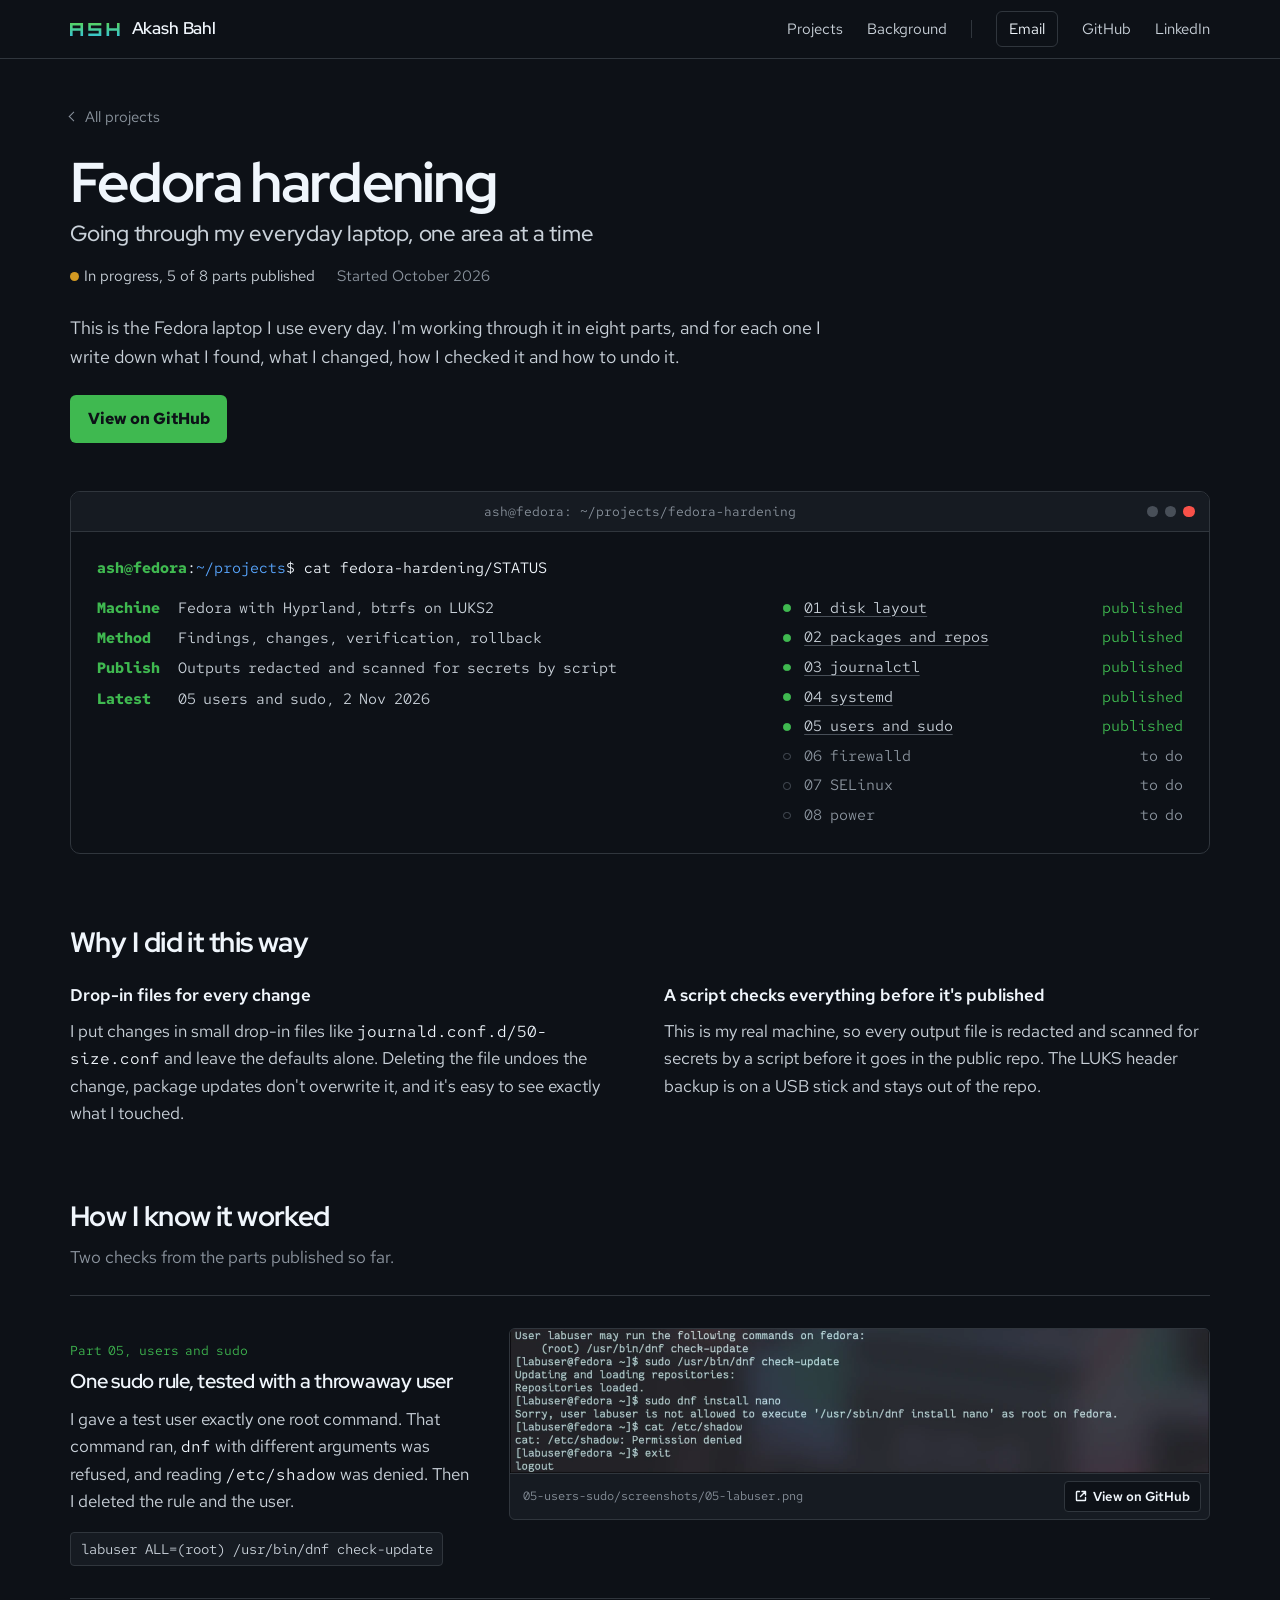
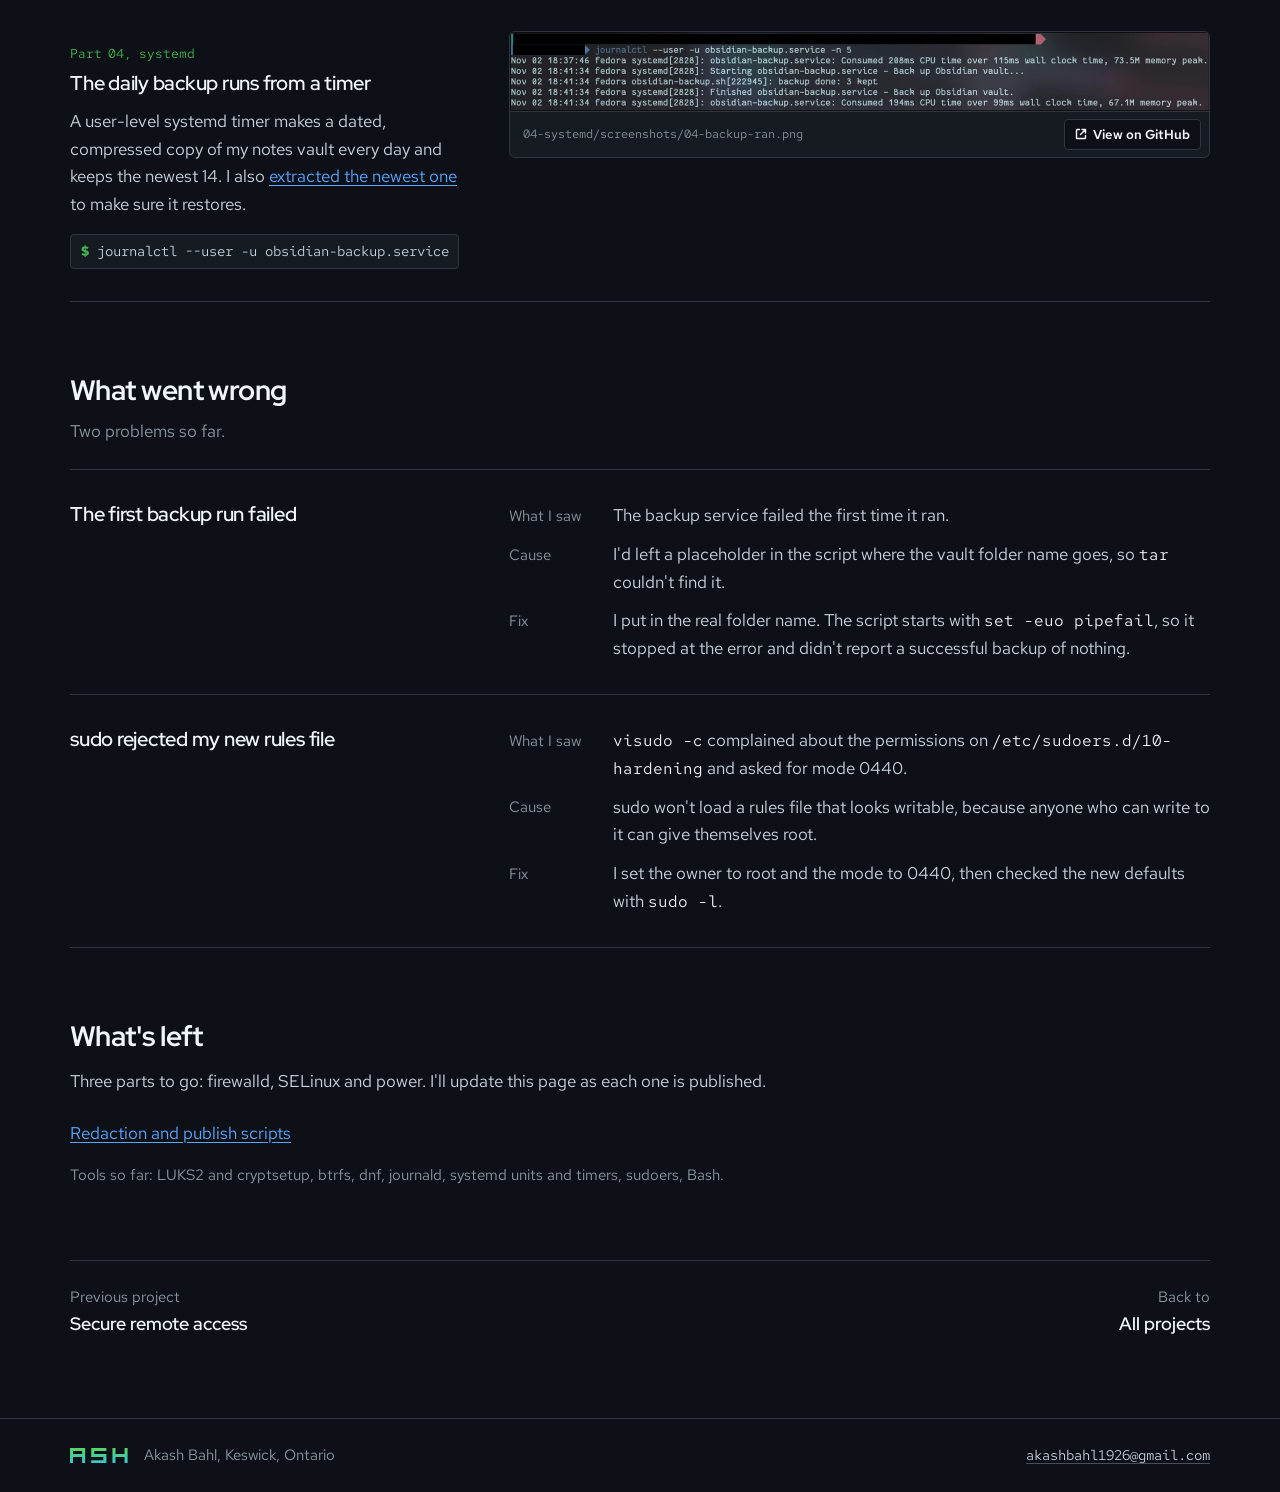
<file: projects/fedora-hardening.html>
<!doctype html>
<html lang="en-CA">
<head>
<meta charset="utf-8">
<meta name="viewport" content="width=device-width, initial-scale=1">
<title>Fedora hardening | Akash Bahl</title>
<meta name="description" content="Auditing and hardening a daily-driver Fedora laptop in eight parts. Five are published so far, each with findings, changes, verification and rollback.">
<link rel="canonical" href="https://ash5457.github.io/projects/fedora-hardening.html">
<meta property="og:type" content="website">
<meta property="og:title" content="Fedora hardening | Akash Bahl">
<meta property="og:description" content="Auditing and hardening a daily-driver Fedora laptop in eight parts. Five are published so far, each with findings, changes, verification and rollback.">
<meta property="og:locale" content="en_CA">
<meta property="og:url" content="https://ash5457.github.io/projects/fedora-hardening.html">
<meta property="og:image" content="https://ash5457.github.io/assets/images/og.png">
<meta name="twitter:card" content="summary_large_image">
<meta name="color-scheme" content="dark">
<meta name="theme-color" content="#0d1117">
<link rel="icon" href="../assets/icons/favicon.svg" type="image/svg+xml">
<link rel="preload" href="../assets/fonts/RedHatDisplay-latin.woff2" as="font" type="font/woff2" crossorigin>
<link rel="preload" href="../assets/fonts/RedHatText-latin.woff2" as="font" type="font/woff2" crossorigin>
<link rel="stylesheet" href="../assets/css/site.css">
</head>
<body>
<a class="skip" href="#main">Skip to content</a>

<header class="site-head">
  <div class="wrap">
    <a class="brand" href="../" aria-label="Akash Bahl, home">
      <svg viewBox="0 0 76 20" aria-hidden="true" focusable="false">
        <defs><linearGradient id="ash-g" x1="0" y1="0" x2="0" y2="1"><stop offset="0" stop-color="#56d364"/><stop offset="1" stop-color="#39c5cf"/></linearGradient></defs>
        <g fill="url(#ash-g)">
          <path d="M0 0h20v20h-4v-8H4v8H0zm4 4v4h12V4z"/>
          <path d="M28 0h20v4H32v4h16v12H28v-4h16v-4H28z"/>
          <path d="M56 0h4v8h12V0h4v20h-4v-8H60v8h-4z"/>
        </g>
      </svg>
      <span>Akash Bahl</span>
    </a>
    <nav class="site-nav" aria-label="Primary">
      <a href="../#projects">Projects</a>
      <a class="opt" href="../#background">Background</a>
      <span class="sep" aria-hidden="true"></span>
      <a class="mailto" href="mailto:akashbahl1926@gmail.com">Email</a>
      <a href="https://github.com/Ash5457" rel="me noopener">GitHub</a>
      <a href="https://www.linkedin.com/in/akashbahl-toronto/" rel="me noopener">LinkedIn</a>
    </nav>
  </div>
</header>

<main id="main" class="page">
  <div class="wrap">
    <p class="crumb"><a href="../#projects">All projects</a></p>

    <header class="page-head">
      <h1>Fedora hardening</h1>
      <p class="page-sub">Going through my everyday laptop, one area at a time</p>
      <ul class="meta"><li class="state wip"><span class="dot" aria-hidden="true"></span>In progress, 5 of 8 parts published</li><li>Started October 2026</li></ul>
      <div class="intro">
          <p>This is the Fedora laptop I use every day. I'm working through it in eight parts, and for each one I write down what I found, what I changed, how I checked it and how to undo it.</p>
      </div>
      <p class="actions"><a class="btn" href="https://github.com/Ash5457/fedora-hardening" rel="noopener">View on GitHub</a></p>
    </header>

    <div class="term" role="group" aria-label="Project status, shown as terminal output">
      <div class="term-bar" aria-hidden="true">
            <span class="title">ash@fedora: ~/projects/fedora-hardening</span>
            <span class="dots"><i></i><i></i><i></i></span>
          </div>
      <div class="term-body">
        <p class="prompt" aria-hidden="true"><b>ash@fedora</b>:<span class="path">~/projects</span>$ cat fedora-hardening/STATUS</p>
        <div class="summary">
          <dl>
            <dt>Machine</dt><dd>Fedora with Hyprland, btrfs on LUKS2</dd>
            <dt>Method</dt><dd>Findings, changes, verification, rollback</dd>
            <dt>Publish</dt><dd>Outputs redacted and scanned for secrets by script</dd>
            <dt>Latest</dt><dd>05 users and sudo, 2 Nov 2026</dd>
          </dl>
          <ol class="modules" aria-label="The eight parts">
            <li class="done"><a href="https://github.com/Ash5457/fedora-hardening/blob/main/01-disk-layout/NOTES.md" rel="noopener">01 disk layout</a><span>published</span></li>
            <li class="done"><a href="https://github.com/Ash5457/fedora-hardening/blob/main/02-packages-repos/NOTES.md" rel="noopener">02 packages and repos</a><span>published</span></li>
            <li class="done"><a href="https://github.com/Ash5457/fedora-hardening/blob/main/03-journalctl/NOTES.md" rel="noopener">03 journalctl</a><span>published</span></li>
            <li class="done"><a href="https://github.com/Ash5457/fedora-hardening/blob/main/04-systemd/NOTES.md" rel="noopener">04 systemd</a><span>published</span></li>
            <li class="done"><a href="https://github.com/Ash5457/fedora-hardening/blob/main/05-users-sudo/NOTES.md" rel="noopener">05 users and sudo</a><span>published</span></li>
            <li>06 firewalld<span>to do</span></li>
            <li>07 SELinux<span>to do</span></li>
            <li>08 power<span>to do</span></li>
          </ol>
        </div>
      </div>
    </div>

    <section class="block">
      <h2>Why I did it this way</h2>
      <div class="decisions">
        <div>
          <h3>Drop-in files for every change</h3>
          <p>I put changes in small drop-in files like <code>journald.conf.d/50-size.conf</code> and leave the defaults alone. Deleting the file undoes the change, package updates don't overwrite it, and it's easy to see exactly what I touched.</p>
        </div>
        <div>
          <h3>A script checks everything before it's published</h3>
          <p>This is my real machine, so every output file is redacted and scanned for secrets by a script before it goes in the public repo. The LUKS header backup is on a USB stick and stays out of the repo.</p>
        </div>
      </div>
    </section>

    <section class="block">
      <h2>How I know it worked</h2>
      <p>Two checks from the parts published so far.</p>
      <div class="ledger">
          <div class="ledger-row">
            <div class="ledger-claim">
              <p class="step">Part 05, users and sudo</p>
              <h3>One sudo rule, tested with a throwaway user</h3>
              <p>I gave a test user exactly one root command. That command ran, <code>dnf</code> with different arguments was refused, and reading <code>/etc/shadow</code> was denied. Then I deleted the rule and the user.</p>
              <span class="cmd-chip">labuser ALL=(root) /usr/bin/dnf check-update</span>
            </div>
            <figure class="proof">
              <img src="../assets/images/fedora-05-labuser.webp" width="1293" height="265" loading="lazy" alt="Terminal as labuser: dnf check-update is allowed, dnf install nano is refused with a not allowed message, and cat /etc/shadow returns permission denied">
              <figcaption>
                <span class="path">05-users-sudo/screenshots/05-labuser.png</span>
                <a class="gh" href="https://github.com/Ash5457/fedora-hardening/blob/main/05-users-sudo/screenshots/05-labuser.png" rel="noopener" aria-label="View on GitHub: sudo test screenshot"><svg viewBox="0 0 12 12" aria-hidden="true" focusable="false"><path d="M4.5 1.5H2A.5.5 0 0 0 1.5 2v8a.5.5 0 0 0 .5.5h8a.5.5 0 0 0 .5-.5V7.5M7 1.5h3.5V5M10.5 1.5 5.5 6.5" fill="none" stroke="currentColor" stroke-width="1.4" stroke-linecap="round" stroke-linejoin="round"/></svg>View on GitHub</a>
              </figcaption>
            </figure>
          </div>
          <div class="ledger-row">
            <div class="ledger-claim">
              <p class="step">Part 04, systemd</p>
              <h3>The daily backup runs from a timer</h3>
              <p>A user-level systemd timer makes a dated, compressed copy of my notes vault every day and keeps the newest 14. I also <a href="https://github.com/Ash5457/fedora-hardening/blob/main/04-systemd/screenshots/04-restore.png" rel="noopener">extracted the newest one</a> to make sure it restores.</p>
              <span class="cmd-chip"><b>$</b> journalctl --user -u obsidian-backup.service</span>
            </div>
            <figure class="proof">
              <img src="../assets/images/fedora-04-backup-ran.webp" width="1300" height="146" loading="lazy" alt="journalctl output for obsidian-backup.service showing the service starting, the script reporting backup done, and the service finishing">
              <figcaption>
                <span class="path">04-systemd/screenshots/04-backup-ran.png</span>
                <a class="gh" href="https://github.com/Ash5457/fedora-hardening/blob/main/04-systemd/screenshots/04-backup-ran.png" rel="noopener" aria-label="View on GitHub: backup service log screenshot"><svg viewBox="0 0 12 12" aria-hidden="true" focusable="false"><path d="M4.5 1.5H2A.5.5 0 0 0 1.5 2v8a.5.5 0 0 0 .5.5h8a.5.5 0 0 0 .5-.5V7.5M7 1.5h3.5V5M10.5 1.5 5.5 6.5" fill="none" stroke="currentColor" stroke-width="1.4" stroke-linecap="round" stroke-linejoin="round"/></svg>View on GitHub</a>
              </figcaption>
            </figure>
          </div>
        </div>
    </section>

    <section class="block">
      <h2>What went wrong</h2>
      <p>Two problems so far.</p>
      <ul class="broke">
          <li>
            <h3>The first backup run failed</h3>
            <dl>
              <dt>What I saw</dt><dd>The backup service failed the first time it ran.</dd>
              <dt>Cause</dt><dd>I'd left a placeholder in the script where the vault folder name goes, so <code>tar</code> couldn't find it.</dd>
              <dt>Fix</dt><dd>I put in the real folder name. The script starts with <code>set -euo pipefail</code>, so it stopped at the error and didn't report a successful backup of nothing.</dd>
            </dl>
          </li>
          <li>
            <h3>sudo rejected my new rules file</h3>
            <dl>
              <dt>What I saw</dt><dd><code>visudo -c</code> complained about the permissions on <code>/etc/sudoers.d/10-hardening</code> and asked for mode 0440.</dd>
              <dt>Cause</dt><dd>sudo won't load a rules file that looks writable, because anyone who can write to it can give themselves root.</dd>
              <dt>Fix</dt><dd>I set the owner to root and the mode to 0440, then checked the new defaults with <code>sudo -l</code>.</dd>
            </dl>
          </li>
        </ul>
    </section>

    <section class="block">
      <h2>What's left</h2>
      <div class="prose">
        <p>Three parts to go: firewalld, SELinux and power. I'll update this page as each one is published.</p>
      </div>
      <ul class="links">
        <li><a href="https://github.com/Ash5457/fedora-hardening/tree/main/scripts" rel="noopener">Redaction and publish scripts</a></li>
      </ul>
      <p class="tools">Tools so far: LUKS2 and cryptsetup, btrfs, dnf, journald, systemd units and timers, sudoers, Bash.</p>
    </section>

      <nav class="pager" aria-label="More projects">
        <a class="prev" href="secure-remote-access.html"><span>Previous project</span><b>Secure remote access</b></a>
        <a class="next" href="../#projects"><span>Back to</span><b>All projects</b></a>
      </nav>
  </div>
</main>

<footer class="site-foot">
  <div class="wrap">
    <div class="mark">
      <svg viewBox="0 0 76 20" aria-hidden="true" focusable="false">
        <defs><linearGradient id="ash-g2" x1="0" y1="0" x2="0" y2="1"><stop offset="0" stop-color="#56d364"/><stop offset="1" stop-color="#39c5cf"/></linearGradient></defs>
        <g fill="url(#ash-g2)">
          <path d="M0 0h20v20h-4v-8H4v8H0zm4 4v4h12V4z"/>
          <path d="M28 0h20v4H32v4h16v12H28v-4h16v-4H28z"/>
          <path d="M56 0h4v8h12V0h4v20h-4v-8H60v8h-4z"/>
        </g>
      </svg>
      <span>Akash Bahl, Keswick, Ontario<span class="print-only">, ash5457.github.io</span></span>
    </div>
    <a href="mailto:akashbahl1926@gmail.com">akashbahl1926@gmail.com</a>
  </div>
</footer>
</body>
</html>
</file>
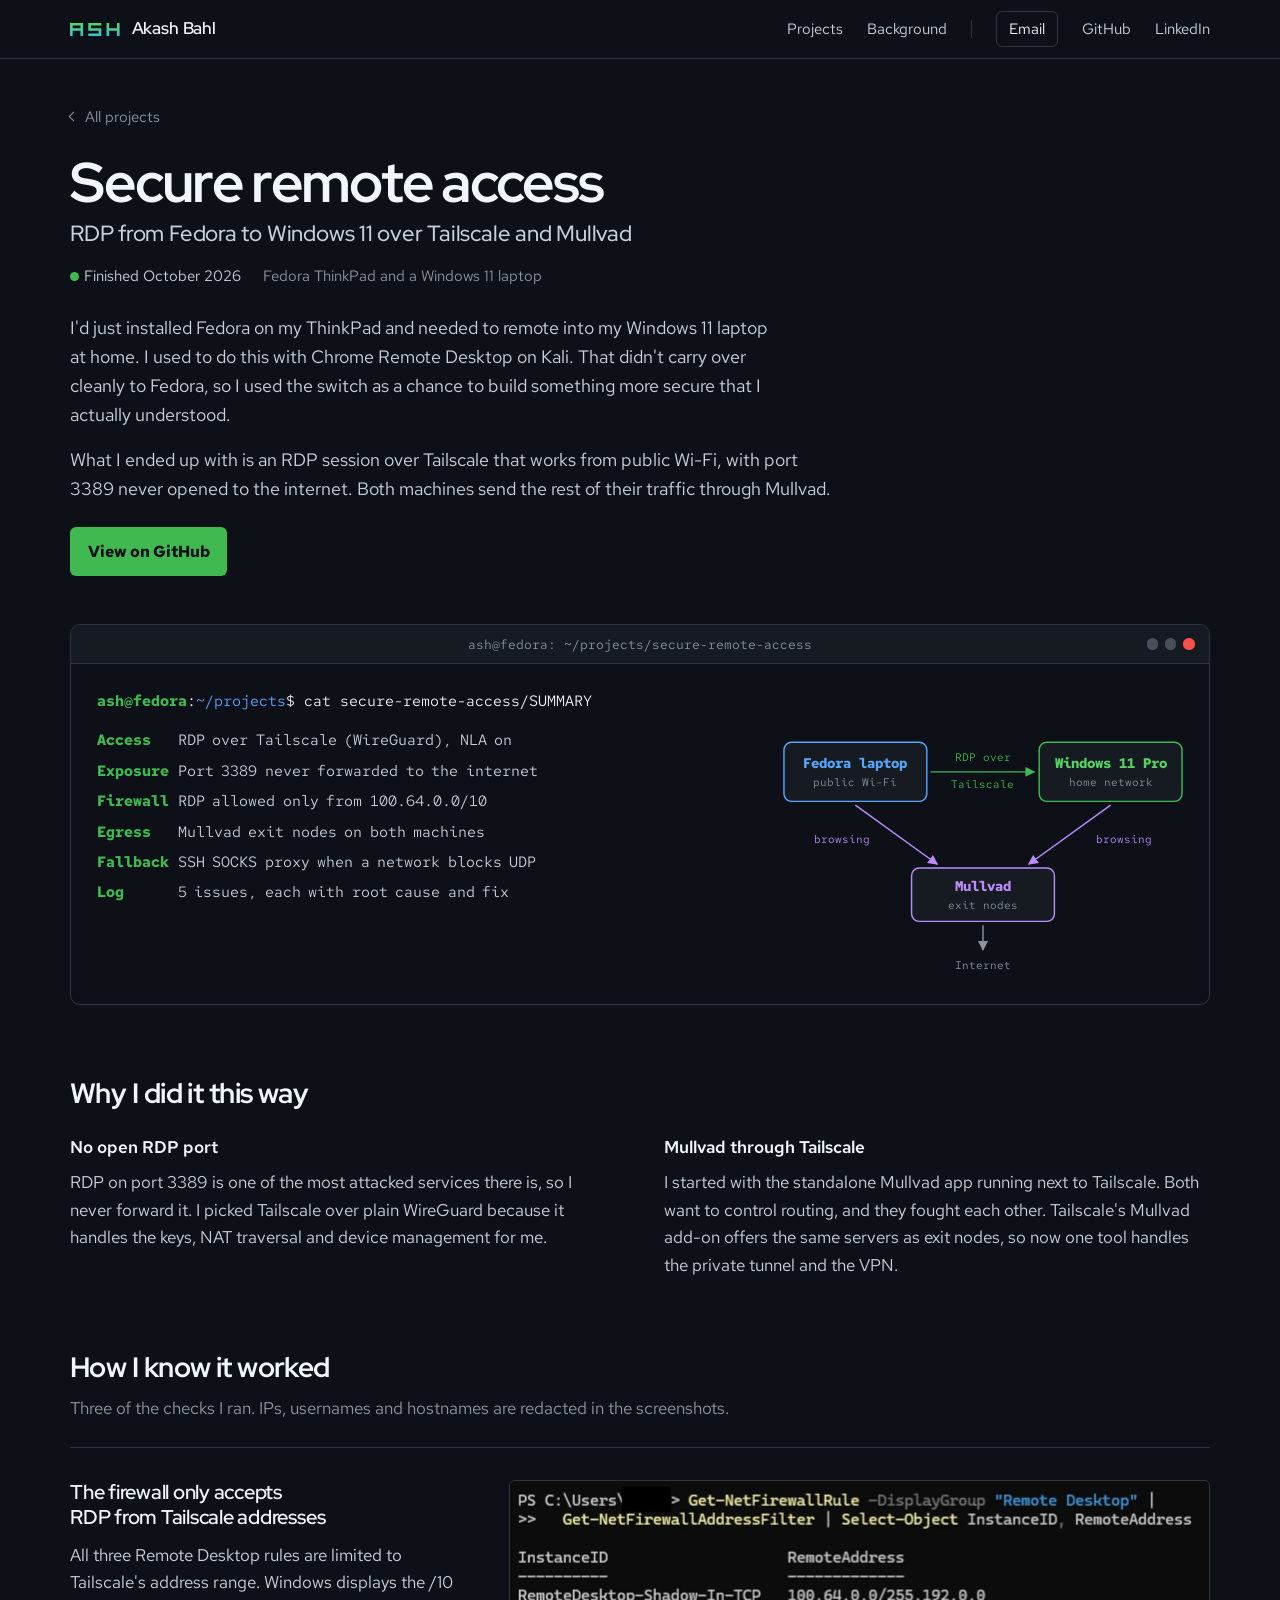
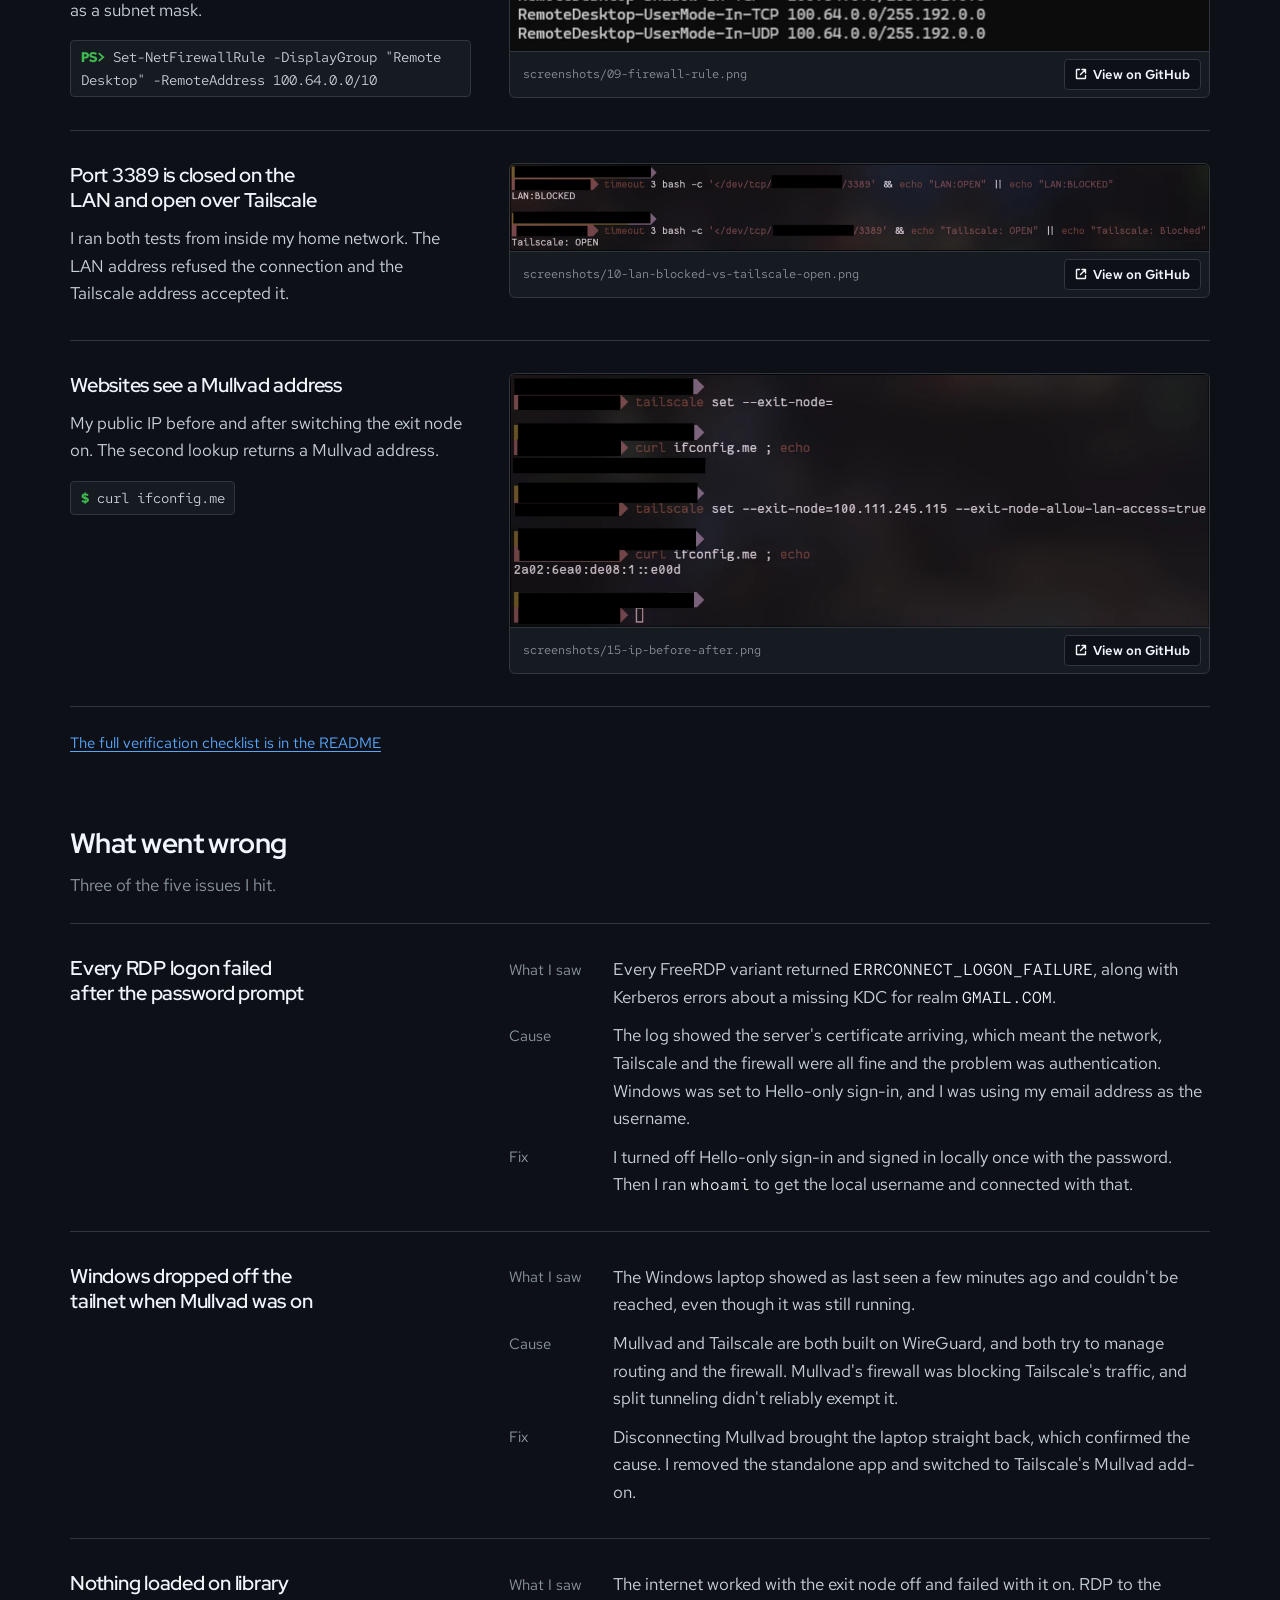
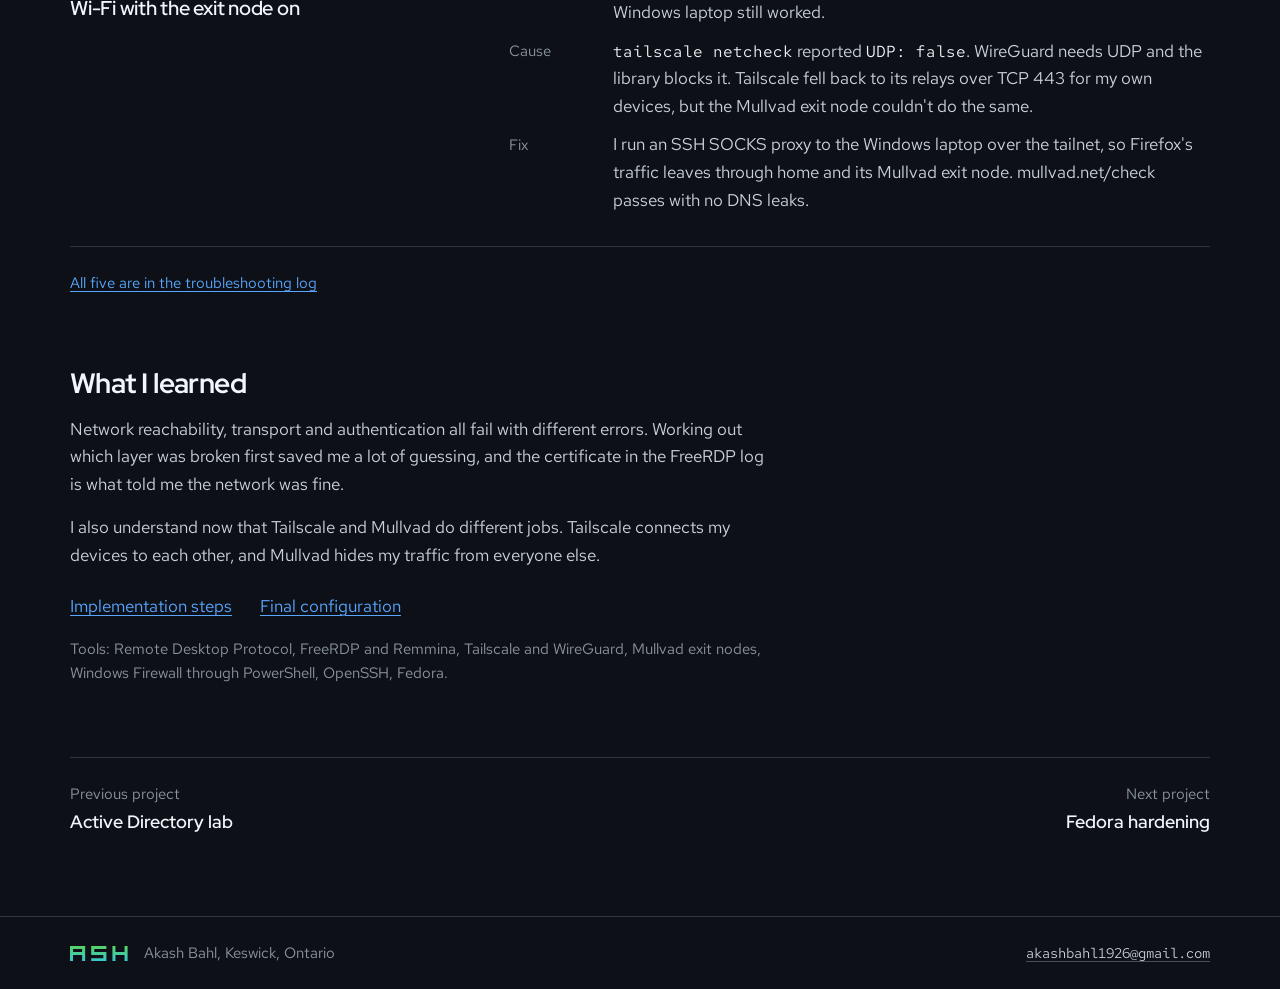
<file: projects/secure-remote-access.html>
<!doctype html>
<html lang="en-CA">
<head>
<meta charset="utf-8">
<meta name="viewport" content="width=device-width, initial-scale=1">
<title>Secure remote access | Akash Bahl</title>
<meta name="description" content="Remote desktop from a Fedora laptop to a Windows 11 machine over Tailscale, with RDP never exposed to the internet and both machines using Mullvad exit nodes.">
<link rel="canonical" href="https://ash5457.github.io/projects/secure-remote-access.html">
<meta property="og:type" content="website">
<meta property="og:title" content="Secure remote access | Akash Bahl">
<meta property="og:description" content="Remote desktop from a Fedora laptop to a Windows 11 machine over Tailscale, with RDP never exposed to the internet and both machines using Mullvad exit nodes.">
<meta property="og:locale" content="en_CA">
<meta property="og:url" content="https://ash5457.github.io/projects/secure-remote-access.html">
<meta property="og:image" content="https://ash5457.github.io/assets/images/og.png">
<meta name="twitter:card" content="summary_large_image">
<meta name="color-scheme" content="dark">
<meta name="theme-color" content="#0d1117">
<link rel="icon" href="../assets/icons/favicon.svg" type="image/svg+xml">
<link rel="preload" href="../assets/fonts/RedHatDisplay-latin.woff2" as="font" type="font/woff2" crossorigin>
<link rel="preload" href="../assets/fonts/RedHatText-latin.woff2" as="font" type="font/woff2" crossorigin>
<link rel="stylesheet" href="../assets/css/site.css">
</head>
<body>
<a class="skip" href="#main">Skip to content</a>

<header class="site-head">
  <div class="wrap">
    <a class="brand" href="../" aria-label="Akash Bahl, home">
      <svg viewBox="0 0 76 20" aria-hidden="true" focusable="false">
        <defs><linearGradient id="ash-g" x1="0" y1="0" x2="0" y2="1"><stop offset="0" stop-color="#56d364"/><stop offset="1" stop-color="#39c5cf"/></linearGradient></defs>
        <g fill="url(#ash-g)">
          <path d="M0 0h20v20h-4v-8H4v8H0zm4 4v4h12V4z"/>
          <path d="M28 0h20v4H32v4h16v12H28v-4h16v-4H28z"/>
          <path d="M56 0h4v8h12V0h4v20h-4v-8H60v8h-4z"/>
        </g>
      </svg>
      <span>Akash Bahl</span>
    </a>
    <nav class="site-nav" aria-label="Primary">
      <a href="../#projects">Projects</a>
      <a class="opt" href="../#background">Background</a>
      <span class="sep" aria-hidden="true"></span>
      <a class="mailto" href="mailto:akashbahl1926@gmail.com">Email</a>
      <a href="https://github.com/Ash5457" rel="me noopener">GitHub</a>
      <a href="https://www.linkedin.com/in/akashbahl-toronto/" rel="me noopener">LinkedIn</a>
    </nav>
  </div>
</header>

<main id="main" class="page">
  <div class="wrap">
    <p class="crumb"><a href="../#projects">All projects</a></p>

    <header class="page-head">
      <h1>Secure remote access</h1>
      <p class="page-sub">RDP from Fedora to Windows 11 over Tailscale and Mullvad</p>
      <ul class="meta"><li class="state"><span class="dot" aria-hidden="true"></span>Finished October 2026</li><li>Fedora ThinkPad and a Windows 11 laptop</li></ul>
      <div class="intro">
          <p>I'd just installed Fedora on my ThinkPad and needed to remote into my Windows 11 laptop at home. I used to do this with Chrome Remote Desktop on Kali. That didn't carry over cleanly to Fedora, so I used the switch as a chance to build something more secure that I actually understood.</p>
          <p>What I ended up with is an RDP session over Tailscale that works from public Wi-Fi, with port 3389 never opened to the internet. Both machines send the rest of their traffic through Mullvad.</p>
      </div>
      <p class="actions"><a class="btn" href="https://github.com/Ash5457/secure-remote-access" rel="noopener">View on GitHub</a></p>
    </header>

    <div class="term" role="group" aria-label="Project summary, shown as terminal output">
      <div class="term-bar" aria-hidden="true">
            <span class="title">ash@fedora: ~/projects/secure-remote-access</span>
            <span class="dots"><i></i><i></i><i></i></span>
          </div>
      <div class="term-body">
        <p class="prompt" aria-hidden="true"><b>ash@fedora</b>:<span class="path">~/projects</span>$ cat secure-remote-access/SUMMARY</p>
        <div class="summary">
          <dl>
            <dt>Access</dt><dd>RDP over Tailscale (WireGuard), NLA on</dd>
            <dt>Exposure</dt><dd>Port 3389 never forwarded to the internet</dd>
            <dt>Firewall</dt><dd>RDP allowed only from 100.64.0.0/10</dd>
            <dt>Egress</dt><dd>Mullvad exit nodes on both machines</dd>
            <dt>Fallback</dt><dd>SSH SOCKS proxy when a network blocks UDP</dd>
            <dt>Log</dt><dd>5 issues, each with root cause and fix</dd>
          </dl>
          <figure class="diagram">
              <svg viewBox="0 0 420 262" role="img" aria-labelledby="sra-dia-t sra-dia-d">
                <title id="sra-dia-t">Traffic paths in the finished setup</title>
                <desc id="sra-dia-d">The Fedora laptop on public Wi-Fi connects to the Windows 11 Pro laptop at home with RDP over Tailscale. Each machine sends its other internet traffic through a Mullvad exit node.</desc>
                <defs>
                  <marker id="sh-g" viewBox="0 0 10 10" refX="9" refY="5" markerWidth="7" markerHeight="7" orient="auto-start-reverse"><path d="M0 0 10 5 0 10z" fill="#3fb950"/></marker>
                  <marker id="sh-p" viewBox="0 0 10 10" refX="9" refY="5" markerWidth="7" markerHeight="7" orient="auto-start-reverse"><path d="M0 0 10 5 0 10z" fill="#bc8cff"/></marker>
                  <marker id="sh-s" viewBox="0 0 10 10" refX="9" refY="5" markerWidth="7" markerHeight="7" orient="auto-start-reverse"><path d="M0 0 10 5 0 10z" fill="#8b949e"/></marker>
                </defs>
                <rect x="1" y="14" width="150" height="62" rx="8" fill="#161b22" stroke="#58a6ff" stroke-width="1.5"/>
                <text x="76" y="41" text-anchor="middle" class="name" style="fill:#58a6ff">Fedora laptop</text>
                <text x="76" y="60" text-anchor="middle" class="sub">public Wi-Fi</text>
                <rect x="269" y="14" width="150" height="62" rx="8" fill="#161b22" stroke="#3fb950" stroke-width="1.5"/>
                <text x="344" y="41" text-anchor="middle" class="name" style="fill:#56d364">Windows 11 Pro</text>
                <text x="344" y="60" text-anchor="middle" class="sub">home network</text>
                <path d="M155 45H264" fill="none" stroke="#3fb950" stroke-width="1.5" marker-end="url(#sh-g)"/>
                <text x="210" y="34" text-anchor="middle" class="lbl" style="fill:#3fb950">RDP over</text>
                <text x="210" y="62" text-anchor="middle" class="lbl" style="fill:#3fb950">Tailscale</text>
                <rect x="135" y="146" width="150" height="56" rx="8" fill="#161b22" stroke="#bc8cff" stroke-width="1.5"/>
                <text x="210" y="170" text-anchor="middle" class="name" style="fill:#bc8cff">Mullvad</text>
                <text x="210" y="189" text-anchor="middle" class="sub">exit nodes</text>
                <path d="M76 80 162 142" fill="none" stroke="#bc8cff" stroke-width="1.5" marker-end="url(#sh-p)"/>
                <path d="M344 80 258 142" fill="none" stroke="#bc8cff" stroke-width="1.5" marker-end="url(#sh-p)"/>
                <text x="62" y="120" text-anchor="middle" class="lbl" style="fill:#bc8cff">browsing</text>
                <text x="358" y="120" text-anchor="middle" class="lbl" style="fill:#bc8cff">browsing</text>
                <path d="M210 206V232" fill="none" stroke="#8b949e" stroke-width="1.5" marker-end="url(#sh-s)"/>
                <text x="210" y="252" text-anchor="middle" class="sub">Internet</text>
              </svg>
          </figure>
        </div>
      </div>
    </div>

    <section class="block">
      <h2>Why I did it this way</h2>
      <div class="decisions">
        <div>
          <h3>No open RDP port</h3>
          <p>RDP on port 3389 is one of the most attacked services there is, so I never forward it. I picked Tailscale over plain WireGuard because it handles the keys, NAT traversal and device management for me.</p>
        </div>
        <div>
          <h3>Mullvad through Tailscale</h3>
          <p>I started with the standalone Mullvad app running next to Tailscale. Both want to control routing, and they fought each other. Tailscale's Mullvad add-on offers the same servers as exit nodes, so now one tool handles the private tunnel and the VPN.</p>
        </div>
      </div>
    </section>

    <section class="block">
      <h2>How I know it worked</h2>
      <p>Three of the checks I ran. IPs, usernames and hostnames are redacted in the screenshots.</p>
      <div class="ledger">
          <div class="ledger-row">
            <div class="ledger-claim">
              <h3>The firewall only accepts RDP from Tailscale addresses</h3>
              <p>All three Remote Desktop rules are limited to Tailscale's address range. Windows displays the /10 as a subnet mask.</p>
              <span class="cmd-chip"><b>PS&gt;</b> Set-NetFirewallRule -DisplayGroup "Remote Desktop" -RemoteAddress 100.64.0.0/10</span>
            </div>
            <figure class="proof">
              <img src="../assets/images/sra-09-firewall-rule.webp" width="700" height="170" loading="lazy" alt="PowerShell listing three Remote Desktop firewall rules, each with remote address 100.64.0.0 and mask 255.192.0.0">
              <figcaption>
                <span class="path">screenshots/09-firewall-rule.png</span>
                <a class="gh" href="https://github.com/Ash5457/secure-remote-access/blob/main/screenshots/09-firewall-rule.png" rel="noopener" aria-label="View on GitHub: firewall rule screenshot"><svg viewBox="0 0 12 12" aria-hidden="true" focusable="false"><path d="M4.5 1.5H2A.5.5 0 0 0 1.5 2v8a.5.5 0 0 0 .5.5h8a.5.5 0 0 0 .5-.5V7.5M7 1.5h3.5V5M10.5 1.5 5.5 6.5" fill="none" stroke="currentColor" stroke-width="1.4" stroke-linecap="round" stroke-linejoin="round"/></svg>View on GitHub</a>
              </figcaption>
            </figure>
          </div>
          <div class="ledger-row">
            <div class="ledger-claim">
              <h3>Port 3389 is closed on the LAN and open over Tailscale</h3>
              <p>I ran both tests from inside my home network. The LAN address refused the connection and the Tailscale address accepted it.</p>
            </div>
            <figure class="proof">
              <img src="../assets/images/sra-10-lan-vs-tailscale.webp" width="1300" height="161" loading="lazy" alt="Two port tests from the Fedora terminal: the LAN address returns LAN:BLOCKED and the Tailscale address returns Tailscale: OPEN">
              <figcaption>
                <span class="path">screenshots/10-lan-blocked-vs-tailscale-open.png</span>
                <a class="gh" href="https://github.com/Ash5457/secure-remote-access/blob/main/screenshots/10-lan-blocked-vs-tailscale-open.png" rel="noopener" aria-label="View on GitHub: port test screenshot"><svg viewBox="0 0 12 12" aria-hidden="true" focusable="false"><path d="M4.5 1.5H2A.5.5 0 0 0 1.5 2v8a.5.5 0 0 0 .5.5h8a.5.5 0 0 0 .5-.5V7.5M7 1.5h3.5V5M10.5 1.5 5.5 6.5" fill="none" stroke="currentColor" stroke-width="1.4" stroke-linecap="round" stroke-linejoin="round"/></svg>View on GitHub</a>
              </figcaption>
            </figure>
          </div>
          <div class="ledger-row">
            <div class="ledger-claim">
              <h3>Websites see a Mullvad address</h3>
              <p>My public IP before and after switching the exit node on. The second lookup returns a Mullvad address.</p>
              <span class="cmd-chip"><b>$</b> curl ifconfig.me</span>
            </div>
            <figure class="proof">
              <img src="../assets/images/sra-15-ip-before-after.webp" width="1102" height="399" loading="lazy" alt="Fedora terminal: curl ifconfig.me with the exit node off shows a redacted address, and with the exit node on shows a different address">
              <figcaption>
                <span class="path">screenshots/15-ip-before-after.png</span>
                <a class="gh" href="https://github.com/Ash5457/secure-remote-access/blob/main/screenshots/15-ip-before-after.png" rel="noopener" aria-label="View on GitHub: public IP before and after screenshot"><svg viewBox="0 0 12 12" aria-hidden="true" focusable="false"><path d="M4.5 1.5H2A.5.5 0 0 0 1.5 2v8a.5.5 0 0 0 .5.5h8a.5.5 0 0 0 .5-.5V7.5M7 1.5h3.5V5M10.5 1.5 5.5 6.5" fill="none" stroke="currentColor" stroke-width="1.4" stroke-linecap="round" stroke-linejoin="round"/></svg>View on GitHub</a>
              </figcaption>
            </figure>
          </div>
        </div>
      <p class="more"><a href="https://github.com/Ash5457/secure-remote-access#7-verification-checklist" rel="noopener">The full verification checklist is in the README</a></p>
    </section>

    <section class="block">
      <h2>What went wrong</h2>
      <p>Three of the five issues I hit.</p>
      <ul class="broke">
          <li>
            <h3>Every RDP logon failed after the password prompt</h3>
            <dl>
              <dt>What I saw</dt><dd>Every FreeRDP variant returned <code>ERRCONNECT_LOGON_FAILURE</code>, along with Kerberos errors about a missing KDC for realm <code>GMAIL.COM</code>.</dd>
              <dt>Cause</dt><dd>The log showed the server's certificate arriving, which meant the network, Tailscale and the firewall were all fine and the problem was authentication. Windows was set to Hello-only sign-in, and I was using my email address as the username.</dd>
              <dt>Fix</dt><dd>I turned off Hello-only sign-in and signed in locally once with the password. Then I ran <code>whoami</code> to get the local username and connected with that.</dd>
            </dl>
          </li>
          <li>
            <h3>Windows dropped off the tailnet when Mullvad was on</h3>
            <dl>
              <dt>What I saw</dt><dd>The Windows laptop showed as last seen a few minutes ago and couldn't be reached, even though it was still running.</dd>
              <dt>Cause</dt><dd>Mullvad and Tailscale are both built on WireGuard, and both try to manage routing and the firewall. Mullvad's firewall was blocking Tailscale's traffic, and split tunneling didn't reliably exempt it.</dd>
              <dt>Fix</dt><dd>Disconnecting Mullvad brought the laptop straight back, which confirmed the cause. I removed the standalone app and switched to Tailscale's Mullvad add-on.</dd>
            </dl>
          </li>
          <li>
            <h3>Nothing loaded on library Wi-Fi with the exit node on</h3>
            <dl>
              <dt>What I saw</dt><dd>The internet worked with the exit node off and failed with it on. RDP to the Windows laptop still worked.</dd>
              <dt>Cause</dt><dd><code>tailscale netcheck</code> reported <code>UDP: false</code>. WireGuard needs UDP and the library blocks it. Tailscale fell back to its relays over TCP 443 for my own devices, but the Mullvad exit node couldn't do the same.</dd>
              <dt>Fix</dt><dd>I run an SSH SOCKS proxy to the Windows laptop over the tailnet, so Firefox's traffic leaves through home and its Mullvad exit node. mullvad.net/check passes with no DNS leaks.</dd>
            </dl>
          </li>
        </ul>
      <p class="more"><a href="https://github.com/Ash5457/secure-remote-access#5-troubleshooting-log" rel="noopener">All five are in the troubleshooting log</a></p>
    </section>

    <section class="block">
      <h2>What I learned</h2>
      <div class="prose">
        <p>Network reachability, transport and authentication all fail with different errors. Working out which layer was broken first saved me a lot of guessing, and the certificate in the FreeRDP log is what told me the network was fine.</p>
        <p>I also understand now that Tailscale and Mullvad do different jobs. Tailscale connects my devices to each other, and Mullvad hides my traffic from everyone else.</p>
      </div>
      <ul class="links">
        <li><a href="https://github.com/Ash5457/secure-remote-access#4-implementation" rel="noopener">Implementation steps</a></li>
        <li><a href="https://github.com/Ash5457/secure-remote-access#6-final-configuration-summary" rel="noopener">Final configuration</a></li>
      </ul>
      <p class="tools">Tools: Remote Desktop Protocol, FreeRDP and Remmina, Tailscale and WireGuard, Mullvad exit nodes, Windows Firewall through PowerShell, OpenSSH, Fedora.</p>
    </section>

      <nav class="pager" aria-label="More projects">
        <a class="prev" href="ad-lab.html"><span>Previous project</span><b>Active Directory lab</b></a>
        <a class="next" href="fedora-hardening.html"><span>Next project</span><b>Fedora hardening</b></a>
      </nav>
  </div>
</main>

<footer class="site-foot">
  <div class="wrap">
    <div class="mark">
      <svg viewBox="0 0 76 20" aria-hidden="true" focusable="false">
        <defs><linearGradient id="ash-g2" x1="0" y1="0" x2="0" y2="1"><stop offset="0" stop-color="#56d364"/><stop offset="1" stop-color="#39c5cf"/></linearGradient></defs>
        <g fill="url(#ash-g2)">
          <path d="M0 0h20v20h-4v-8H4v8H0zm4 4v4h12V4z"/>
          <path d="M28 0h20v4H32v4h16v12H28v-4h16v-4H28z"/>
          <path d="M56 0h4v8h12V0h4v20h-4v-8H60v8h-4z"/>
        </g>
      </svg>
      <span>Akash Bahl, Keswick, Ontario<span class="print-only">, ash5457.github.io</span></span>
    </div>
    <a href="mailto:akashbahl1926@gmail.com">akashbahl1926@gmail.com</a>
  </div>
</footer>
</body>
</html>
</file>
<file: assets/css/site.css>
/* akash bahl: portfolio
   One stylesheet for the home page and the three project pages.
   Sans for reading. Mono only where a terminal would print it. */
@font-face{font-family:"Red Hat Display";src:url("../fonts/RedHatDisplay-latin.woff2") format("woff2");font-weight:300 900;font-style:normal;font-display:swap}
@font-face{font-family:"Red Hat Text";src:url("../fonts/RedHatText-latin.woff2") format("woff2");font-weight:300 700;font-style:normal;font-display:swap}
@font-face{font-family:"Red Hat Mono";src:url("../fonts/RedHatMono-latin.woff2") format("woff2");font-weight:300 700;font-style:normal;font-display:swap}

:root{
  color-scheme:dark;
  /* the GitHub dark palette from the profile header */
  --bg:#0d1117;
  --surface:#161b22;
  --line:#30363d;
  --text:#c9d1d9;
  --strong:#f0f6fc;
  --muted:#8b949e;
  --green:#3fb950;
  --green-hi:#56d364;
  --teal:#39c5cf;
  --blue:#58a6ff;
  --amber:#d29922;
  --red:#f85149;
  --purple:#bc8cff;
  --slate:#484f58;
  --display:"Red Hat Display","Segoe UI",system-ui,sans-serif;
  --body:"Red Hat Text","Segoe UI",system-ui,sans-serif;
  --mono:"Red Hat Mono","DejaVu Sans Mono",Menlo,Consolas,monospace;
  --fs-h1:clamp(2.35rem,1.2rem + 4.6vw,4.5rem);
  --fs-h2:clamp(1.6rem,1.25rem + 1.5vw,2.25rem);
  --fs-h3:1.25rem;
  --fs-body:1.0625rem;
  --fs-small:.9375rem;
  --fs-mono:.9375rem;
  --s2:.5rem;--s3:.75rem;--s4:1rem;--s5:1.5rem;--s6:2rem;--s7:3rem;
  --gap-section:clamp(2.75rem,6vw,4.5rem);
  --wrap:73.75rem;
  --radius:6px;
  --radius-window:10px;
  --ease:cubic-bezier(.16,1,.3,1);
}

*,*::before,*::after{box-sizing:border-box}
html{-webkit-text-size-adjust:100%;scrollbar-color:var(--line) var(--bg);scroll-padding-top:5rem}
@media (prefers-reduced-motion:no-preference){html{scroll-behavior:smooth}}
body{margin:0;background:var(--bg);color:var(--text);font-family:var(--body);font-size:var(--fs-body);line-height:1.62;-webkit-font-smoothing:antialiased;text-rendering:optimizeLegibility}
img,svg{display:block;max-width:100%}
img{height:auto}
::selection{background:var(--green);color:var(--bg)}
a{color:var(--blue);text-decoration-thickness:1px;text-underline-offset:.2em}
a:hover{text-decoration-thickness:2px}
:focus-visible{outline:2px solid var(--blue);outline-offset:3px;border-radius:3px}
h1,h2,h3{font-family:var(--display);color:var(--strong);margin:0;text-wrap:balance}
p{margin:0;text-wrap:pretty}
ul,ol,dl,dd,figure{margin:0;padding:0}
ul,ol{list-style:none}
code{font-family:var(--mono);font-size:.92em;color:var(--strong)}

.wrap{max-width:var(--wrap);margin-inline:auto;padding-left:max(1.25rem,env(safe-area-inset-left,0px));padding-right:max(1.25rem,env(safe-area-inset-right,0px))}
.skip{position:absolute;left:1rem;top:-4rem;background:var(--green);color:var(--bg);padding:var(--s2) var(--s4);border-radius:var(--radius);font-weight:600;z-index:20}
.skip:focus{top:1rem}
.dot{display:inline-block;width:.6em;height:.6em;border-radius:50%;background:var(--green);margin-right:.5ch;vertical-align:.02em}
.wip .dot{background:var(--amber)}

/* ---- header: stays in view, so contact is always one tap away ---- */
.site-head{position:sticky;top:0;z-index:10;background:var(--bg);border-bottom:1px solid var(--line)}
.site-head .wrap{display:flex;align-items:center;justify-content:space-between;gap:var(--s5);padding-block:.7rem}
.brand{display:flex;align-items:center;gap:var(--s3);color:var(--strong);text-decoration:none;font-family:var(--display);font-weight:600;font-size:1.0625rem;letter-spacing:-.01em;white-space:nowrap}
.brand svg{width:3.1rem;height:auto;flex:none}
.site-nav{display:flex;align-items:center;gap:var(--s5);font-size:var(--fs-small);white-space:nowrap}
.site-nav a{color:var(--text);text-decoration:none;padding-block:.3rem}
.site-nav a:hover{color:var(--strong);text-decoration:underline;text-decoration-color:var(--green);text-decoration-thickness:2px}
.site-nav .sep{width:1px;height:1.1rem;background:var(--line)}
.site-nav .mailto{color:var(--strong);border:1px solid var(--line);border-radius:var(--radius);padding:.3rem .75rem;transition:border-color .18s var(--ease)}
.site-nav .mailto:hover{border-color:var(--green);text-decoration:none}

/* ---- buttons ---- */
.btn{display:inline-block;background:var(--green);color:var(--bg);font-weight:700;font-size:1rem;text-decoration:none;padding:.7rem 1.1rem;border-radius:var(--radius);transition:background-color .18s var(--ease),transform .18s var(--ease)}
.btn:hover{background:var(--green-hi)}
.btn:active{transform:translateY(1px)}
.actions{display:flex;flex-wrap:wrap;align-items:center;gap:var(--s4) var(--s5);margin-top:var(--s6)}
.mail{font-family:var(--mono);font-size:var(--fs-mono);color:var(--text)}

/* ---- hero ---- */
.hero{padding-block:clamp(2.5rem,6vw,5rem) clamp(3rem,6.5vw,5.5rem)}
.hero h1{font-size:var(--fs-h1);line-height:1.03;font-weight:700;letter-spacing:-.032em;max-width:17.5em}
@media (min-width:56.01rem){.hero h1 span{display:block}}
.hero-grid{display:grid;grid-template-columns:minmax(0,3.5fr) minmax(0,8.5fr);gap:clamp(1.75rem,4vw,4rem);align-items:start;margin-top:clamp(2rem,4.5vw,3.5rem)}
.lead{font-size:1.1875rem;line-height:1.55;max-width:34ch}
.lead strong{color:var(--strong);font-weight:600}

/* ---- terminal window ---- */
.term{border:1px solid var(--line);border-radius:var(--radius-window);background:var(--bg);overflow:hidden;min-width:0}
.term-bar{display:grid;grid-template-columns:1fr auto 1fr;align-items:center;background:var(--surface);border-bottom:1px solid var(--line);padding:.55rem .9rem;font-family:var(--mono);font-size:.8125rem;color:var(--muted)}
.term-bar .title{grid-column:2;min-width:0;overflow:hidden;text-overflow:ellipsis;white-space:nowrap}
.term-bar .dots{grid-column:3;justify-self:end;display:flex;gap:.45rem}
.term-bar .dots i{width:.7rem;height:.7rem;border-radius:50%;background:var(--slate)}
.term-bar .dots i:last-child{background:var(--red)}
.term-body{padding:clamp(1rem,2.4vw,1.6rem);font-family:var(--mono);font-size:var(--fs-mono);line-height:1.55}
.prompt{margin:0 0 var(--s4);color:var(--strong);white-space:nowrap;overflow:hidden}
.prompt b{color:var(--green);font-weight:700}
.prompt .path{color:var(--blue)}
.fetch{display:grid;grid-template-columns:clamp(7.5rem,16vw,11.5rem) minmax(0,1fr);gap:clamp(1rem,2.6vw,2rem);align-items:start}
.fetch picture,.fetch img{border-radius:4px}
.fetch img{width:100%;aspect-ratio:4/5;object-fit:cover;background:var(--surface)}
.fetch-info{min-width:0}
.fetch-id{color:var(--green);font-weight:700}
.fetch-id a{color:var(--green-hi);text-decoration:none}
.fetch-id a:hover{text-decoration:underline}
.fetch-rule{height:1px;width:11ch;background:var(--slate);margin:.5rem 0 .65rem}
.fetch dl{display:grid;grid-template-columns:7.5ch minmax(0,1fr);gap:.3rem 0;font-size:.875rem;word-spacing:-.12em}
.fetch dt{color:var(--green);font-weight:700}
.fetch .ok{color:var(--green)}
.fetch .next{color:var(--amber)}
.swatches{display:flex;gap:.3rem;margin-top:1.1rem}
.swatches i{width:1.9rem;height:.95rem;border-radius:2px}

/* The one animation on the site: the command types and its output prints.
   Skipped when the visitor asks for reduced motion. */
@media (prefers-reduced-motion:no-preference){
  .prompt .cmd{display:inline-block;vertical-align:bottom;overflow:hidden;white-space:nowrap;width:9ch;animation:type .55s steps(9,end) .35s both}
  .fetch>*,.fetch dl>*{animation:print .01s linear both;animation-delay:calc(1s + var(--i,0) * 85ms)}
  @keyframes type{from{width:0}}
  @keyframes print{from{opacity:0}}
}

/* ---- home sections ---- */
.section{padding-block:clamp(3rem,6.5vw,5rem);border-top:1px solid var(--line)}
.section-title{font-size:var(--fs-h2);font-weight:700;letter-spacing:-.025em;line-height:1.1}
.section-intro{margin-top:var(--s3);max-width:60ch}

/* ---- project previews ---- */
.cards{display:grid;grid-template-columns:repeat(2,minmax(0,1fr));gap:var(--s5);margin-top:var(--s6)}
.card{position:relative;display:flex;flex-direction:column;border:1px solid var(--line);border-radius:var(--radius-window);overflow:hidden;background:var(--bg);transition:border-color .18s var(--ease)}
.card:hover{border-color:var(--green)}
.card-thumb{border-bottom:1px solid var(--line);min-width:0}
.thumb-body{padding:1.5rem;display:grid;place-items:center}
.thumb-body svg{width:100%;max-width:23rem;height:auto}
.card-text{flex:1;display:flex;flex-direction:column;align-items:flex-start;gap:.65rem;padding:1.4rem 1.5rem 1.5rem}
.card-state{font-size:var(--fs-small);color:var(--muted)}
.card h3{font-size:1.5rem;font-weight:700;letter-spacing:-.02em;line-height:1.15}
.card h3 a{color:inherit;text-decoration:none}
.card h3 a::after{content:"";position:absolute;inset:0}
.card-blurb{max-width:54ch}
.card-tools{font-family:var(--mono);font-size:.8125rem;color:var(--muted);word-spacing:-.1em}
.card-more{margin-top:auto;padding-top:.35rem;color:var(--blue);font-weight:600;font-size:var(--fs-small)}
.card:hover .card-more{text-decoration:underline;text-underline-offset:.2em}
.card--wide{grid-column:1/-1;display:grid;grid-template-columns:minmax(0,5fr) minmax(0,6fr)}
.card--wide .card-thumb{border-bottom:0;border-right:1px solid var(--line);display:flex;flex-direction:column}
.card--wide .thumb-body{flex:1}
.card--wide .card-text{justify-content:center;padding:2rem 2.25rem}
.card--wide h3{font-size:clamp(1.6rem,1.2rem + 1.4vw,2rem)}

/* ---- diagrams (inline SVG) ---- */
.diagram{min-width:0}
.diagram svg{width:100%;height:auto}
.diagram text{font-family:var(--mono);fill:var(--text)}
.diagram .name{font-weight:700;fill:var(--strong);font-size:15px}
.diagram .sub{fill:var(--muted);font-size:12px}
.diagram .lbl{font-size:12px}
.diagram .row{font-size:14px}

/* ---- background ---- */
.about{margin-top:var(--s4);max-width:62ch;font-size:1.125rem}
.bg-grid{display:grid;grid-template-columns:minmax(0,7fr) minmax(0,4fr);gap:var(--s7) clamp(2rem,6vw,5.5rem);margin-top:var(--s7);align-items:start}
.bg-grid h3{font-size:var(--fs-h3);font-weight:600;letter-spacing:-.015em}
.side h3:not(:first-child){margin-top:var(--s7)}
.roles{margin-top:var(--s4);border-top:1px solid var(--line)}
.roles>li{display:grid;grid-template-columns:10.5rem minmax(0,1fr);gap:var(--s2) var(--s5);padding-block:var(--s5);border-bottom:1px solid var(--line)}
.when{font-family:var(--mono);font-size:.8125rem;color:var(--muted);padding-top:.3rem;word-spacing:-.12em}
.role-title{font-family:var(--display);font-size:1.1875rem;font-weight:600;color:var(--strong);letter-spacing:-.012em;line-height:1.25}
.org{color:var(--muted);font-size:var(--fs-small);margin-top:.15rem}
.roles ul{margin-top:var(--s3);padding-left:1.1rem;display:grid;gap:.35rem;max-width:58ch;list-style:disc}
.roles ul li::marker{color:var(--slate)}
.creds{margin-top:var(--s4);border-top:1px solid var(--line)}
.creds li{padding-block:.85rem;border-bottom:1px solid var(--line)}
.creds b{display:block;color:var(--strong);font-weight:600}
.creds span{display:block;color:var(--muted);font-size:var(--fs-small);margin-top:.1rem}
.creds .next span{color:var(--amber)}

/* ---- project pages ---- */
.page{padding-block:clamp(1.75rem,4vw,2.75rem) clamp(3rem,7vw,5rem)}
.crumb{font-size:var(--fs-small)}
.crumb a{color:var(--muted);text-decoration:none;display:inline-flex;align-items:center;gap:.5rem}
.crumb a::before{content:"";width:.45rem;height:.45rem;border-left:1.5px solid currentColor;border-bottom:1.5px solid currentColor;transform:rotate(45deg)}
.crumb a:hover{color:var(--strong)}
.page-head{margin-top:var(--s5)}
.page-head h1{font-size:clamp(2.1rem,1.3rem + 3.2vw,3.5rem);font-weight:700;letter-spacing:-.03em;line-height:1.05}
.page-sub{margin-top:.5rem;font-family:var(--display);font-size:clamp(1.125rem,1rem + .6vw,1.375rem);font-weight:500;color:var(--text);letter-spacing:-.01em;line-height:1.3;text-wrap:balance}
.meta{display:flex;flex-wrap:wrap;gap:.3rem 1.4rem;margin-top:var(--s4);font-size:var(--fs-small);color:var(--muted)}
.meta .state{color:var(--text)}
.intro{margin-top:var(--s5);display:grid;gap:var(--s4);max-width:64ch;font-size:1.125rem}
.page-head .actions{margin-top:var(--s5)}
.page .term{margin-top:var(--s7)}
.summary{display:grid;grid-template-columns:minmax(0,1fr) minmax(0,25rem);gap:var(--s6) var(--s7);align-items:start}
.summary dl{display:grid;grid-template-columns:9ch minmax(0,1fr);gap:.45rem 0;word-spacing:-.1em}
.summary dt{color:var(--green);font-weight:700}
.modules{display:grid;gap:.4rem;word-spacing:-.1em}
.modules li{display:grid;grid-template-columns:.9rem minmax(0,1fr) auto;align-items:baseline;column-gap:.4rem;color:var(--muted)}
.modules li::before{content:"";width:.5em;height:.5em;border-radius:50%;border:1.5px solid var(--slate);align-self:center}
.modules li.done::before{background:var(--green);border-color:var(--green)}
.modules li.done span{color:var(--green)}
.modules a{color:var(--text);text-decoration-color:var(--slate);justify-self:start}

.block{margin-top:var(--gap-section)}
.block>h2{font-size:clamp(1.4rem,1.2rem + .8vw,1.75rem);font-weight:700;letter-spacing:-.02em;line-height:1.15}
.block>h2 + p{margin-top:var(--s3);max-width:62ch;color:var(--muted)}
.block>.prose{margin-top:var(--s4);display:grid;gap:var(--s4);max-width:64ch;color:var(--text)}
.decisions{display:grid;grid-template-columns:repeat(2,minmax(0,1fr));gap:var(--s6) var(--s7);margin-top:var(--s5)}
.decisions h3{font-family:var(--body);font-size:1.0625rem;font-weight:600;letter-spacing:0;margin-bottom:var(--s2)}
.decisions p{max-width:54ch}

.ledger{margin-top:var(--s5);border-top:1px solid var(--line)}
.ledger-row{display:grid;grid-template-columns:minmax(0,4fr) minmax(0,7fr);gap:var(--s5) clamp(1.25rem,3vw,2.75rem);padding-block:var(--s6);border-bottom:1px solid var(--line);align-items:start}
.step{font-family:var(--mono);font-size:.8125rem;color:var(--green);margin-bottom:.45rem;word-spacing:-.12em}
.ledger-claim h3{font-size:var(--fs-h3);font-weight:600;letter-spacing:-.012em;line-height:1.25}
.ledger-claim p{margin-top:var(--s3);max-width:48ch}
.cmd-chip{display:inline-block;margin-top:var(--s4);font-family:var(--mono);font-size:.875rem;color:var(--text);background:var(--surface);border:1px solid var(--line);border-radius:4px;padding:.3rem .6rem;max-width:100%;overflow-wrap:anywhere}
.cmd-chip b{color:var(--green);font-weight:700}
.proof{min-width:0;border:1px solid var(--line);border-radius:var(--radius);overflow:hidden;background:var(--surface)}
.proof img{width:100%;background:#0c0c0c}
.proof figcaption{display:flex;align-items:center;justify-content:space-between;gap:var(--s4);padding:.45rem .5rem .45rem .8rem;border-top:1px solid var(--line)}
.proof .path{min-width:0;overflow:hidden;text-overflow:ellipsis;white-space:nowrap;font-family:var(--mono);font-size:.75rem;color:var(--muted)}
.gh{flex:none;display:inline-flex;align-items:center;gap:.4rem;font-size:.8125rem;font-weight:600;color:var(--strong);text-decoration:none;background:var(--bg);border:1px solid var(--line);border-radius:4px;padding:.25rem .6rem;transition:border-color .18s var(--ease)}
.gh:hover{border-color:var(--green)}
.gh svg{width:.75rem;height:.75rem;flex:none}
.more{margin-top:var(--s5);font-size:var(--fs-small)}

.broke{margin-top:var(--s5);border-top:1px solid var(--line)}
.broke>li{display:grid;grid-template-columns:minmax(0,4fr) minmax(0,7fr);gap:var(--s4) clamp(1.25rem,3vw,2.75rem);padding-block:var(--s6);border-bottom:1px solid var(--line)}
.broke h3{font-size:var(--fs-h3);font-weight:600;letter-spacing:-.012em;line-height:1.25}
.broke dl{display:grid;grid-template-columns:6.5rem minmax(0,1fr);gap:.7rem 0}
.broke dt{color:var(--muted);font-size:var(--fs-small);padding-top:.1rem}
.broke dd{max-width:58ch}

.links{display:flex;flex-wrap:wrap;gap:.5rem 1.75rem;margin-top:var(--s5)}
.tools{margin-top:var(--s4);font-size:var(--fs-small);color:var(--muted);max-width:70ch}
.pager{display:flex;flex-wrap:wrap;justify-content:space-between;gap:var(--s4) var(--s6);margin-top:var(--gap-section);padding-top:var(--s5);border-top:1px solid var(--line)}
.pager a{text-decoration:none;color:var(--text)}
.pager a:hover b{text-decoration:underline;text-decoration-color:var(--green);text-decoration-thickness:2px;text-underline-offset:.2em}
.pager span{display:block;font-size:var(--fs-small);color:var(--muted)}
.pager b{font-family:var(--display);font-weight:600;font-size:1.125rem;color:var(--strong)}
.pager .next{text-align:right;margin-left:auto}

/* ---- footer ---- */
.site-foot{border-top:1px solid var(--line)}
.site-foot .wrap{display:flex;flex-wrap:wrap;align-items:center;justify-content:space-between;gap:var(--s3) var(--s6);padding-block:var(--s5);font-size:var(--fs-small);color:var(--muted)}
.site-foot .mark{display:flex;align-items:center;gap:var(--s4)}
.site-foot svg{width:3.6rem;height:auto;flex:none}
.site-foot a{font-family:var(--mono);font-size:.875rem;color:var(--text);text-decoration-color:var(--slate)}
.site-foot a:hover{color:var(--strong);text-decoration-color:var(--green)}
.print-only{display:none}

/* ---- tablet ---- */
@media (max-width:56rem){
  .hero-grid,.bg-grid,.summary,.decisions,.broke>li,.ledger-row{grid-template-columns:minmax(0,1fr)}
  .lead{max-width:46ch}
  .diagram{max-width:26rem}
  .cards,.card--wide{grid-template-columns:minmax(0,1fr)}
  .card--wide .card-thumb{border-right:0;border-bottom:1px solid var(--line)}
  .card--wide .card-text{padding:1.4rem 1.5rem 1.5rem}
}
/* ---- phone ---- */
@media (max-width:40rem){
  .brand span,.site-nav .sep,.site-nav .opt{display:none}
  .site-nav{gap:1.05rem}
}
@media (max-width:34rem){
  .term-bar{padding:.5rem .7rem;grid-template-columns:minmax(0,1fr) auto;gap:.75rem}
  .term-bar .title{grid-column:1}
  .term-bar .dots{grid-column:2}
  .prompt{white-space:normal;overflow-wrap:anywhere}
  .fetch{grid-template-columns:5.5rem minmax(0,1fr);align-items:center;gap:1rem}
  .fetch-info{display:contents}
  .fetch-rule{display:none}
  .fetch dl,.swatches{grid-column:1/-1}
  .swatches{margin-top:0}
  .swatches i{width:1.5rem}
  .fetch dl,.summary dl,.broke dl{grid-template-columns:minmax(0,1fr);gap:0}
  .fetch dd,.summary dd{margin-bottom:.55rem}
  .broke dd{margin-bottom:.7rem}
  .thumb-body{padding:1.1rem}
  .roles>li{grid-template-columns:minmax(0,1fr)}
  .when{padding-top:0}
  .pager .next{text-align:left;margin-left:0}
}
@media (max-width:23rem){
  .site-nav{gap:.8rem;font-size:.8125rem}
  .site-nav .mailto{padding-inline:.55rem}
}
@media (max-width:21rem){
  .site-head .wrap{gap:.6rem}
  .brand svg{width:2.6rem}
  .site-nav{gap:.6rem}
}

/* ---- print and Save as PDF: browsers drop backgrounds, so go light ---- */
@page{margin:13mm 12mm}
@media print{
  :root{color-scheme:light;--bg:#fff;--surface:#f6f8fa;--line:#d0d7de;--text:#1f2328;--strong:#0d1117;--muted:#57606a;--green:#1a7f37;--green-hi:#1a7f37;--teal:#1b7c83;--blue:#0969da;--amber:#9a6700;--red:#cf222e;--purple:#8250df;--slate:#8c959f}
  html{font-size:12.5px}
  *,*::before,*::after{animation:none!important;transition:none!important}
  .site-head{position:static}
  .skip,.site-nav,.btn,.gh,.crumb,.pager,.card-more{display:none!important}
  .print-only{display:inline}
  a{color:inherit;text-decoration-color:var(--line)}
  .term-bar,.term-bar .dots i,.dot,.swatches i,.modules li::before,.cmd-chip{-webkit-print-color-adjust:exact;print-color-adjust:exact}
  .hero{padding-block:1.2rem 1.4rem}
  .hero h1{font-size:2.3rem;max-width:none}
  .hero h1 span{display:inline}
  .hero-grid{margin-top:1.1rem;gap:1.1rem}
  .lead{max-width:none}
  .section{padding-block:1.1rem}
  .page{padding-block:.5rem 1rem}
  .page .term{margin-top:1rem}
  .block{margin-top:1.4rem}
  .term-body{padding:.9rem 1.1rem}
  .thumb-body{padding:.8rem}
  .thumb-body svg{max-width:15rem}
  .bg-grid{margin-top:.8rem;gap:1.5rem 2.5rem;grid-template-columns:minmax(0,7fr) minmax(0,4fr)}
  .roles>li{grid-template-columns:8.5rem minmax(0,1fr);padding-block:.8rem}
  .side h3:not(:first-child){margin-top:1.5rem}
  .summary{grid-template-columns:minmax(0,1fr) 17rem;gap:1rem 1.5rem;align-items:center}
  .summary:has(.modules){grid-template-columns:minmax(0,1fr) 21rem;align-items:start}
  .ledger-row,.broke>li{padding-block:1rem}
  .proof img{background:none}
  .diagram rect{fill:#f6f8fa}
  .diagram .name{fill:#0d1117!important}
  .diagram .sub,.diagram .lbl,.diagram .row{fill:#57606a!important}
  h1,h2,h3,.block>h2 + p{break-after:avoid}
  .term,.card,.roles>li,.creds li,.ledger-row,.broke>li,.site-foot{break-inside:avoid}
}
</file>
